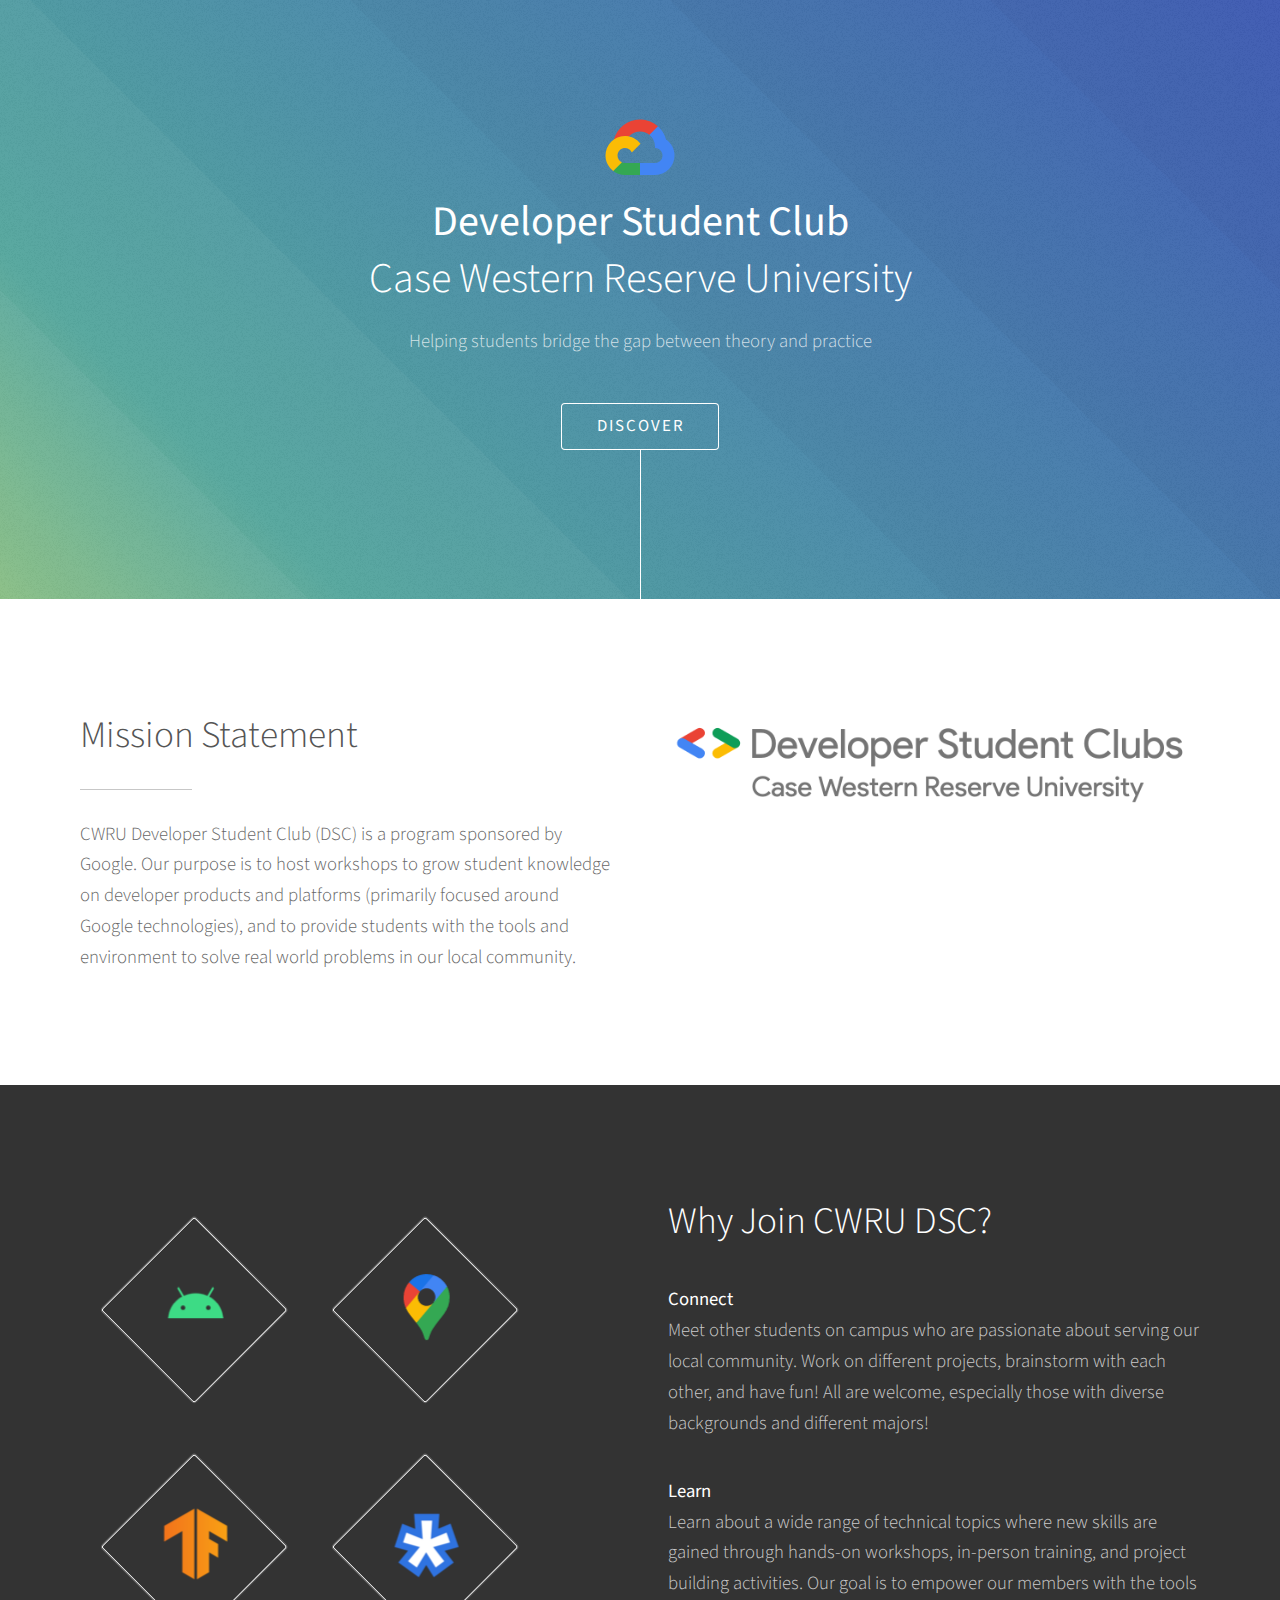
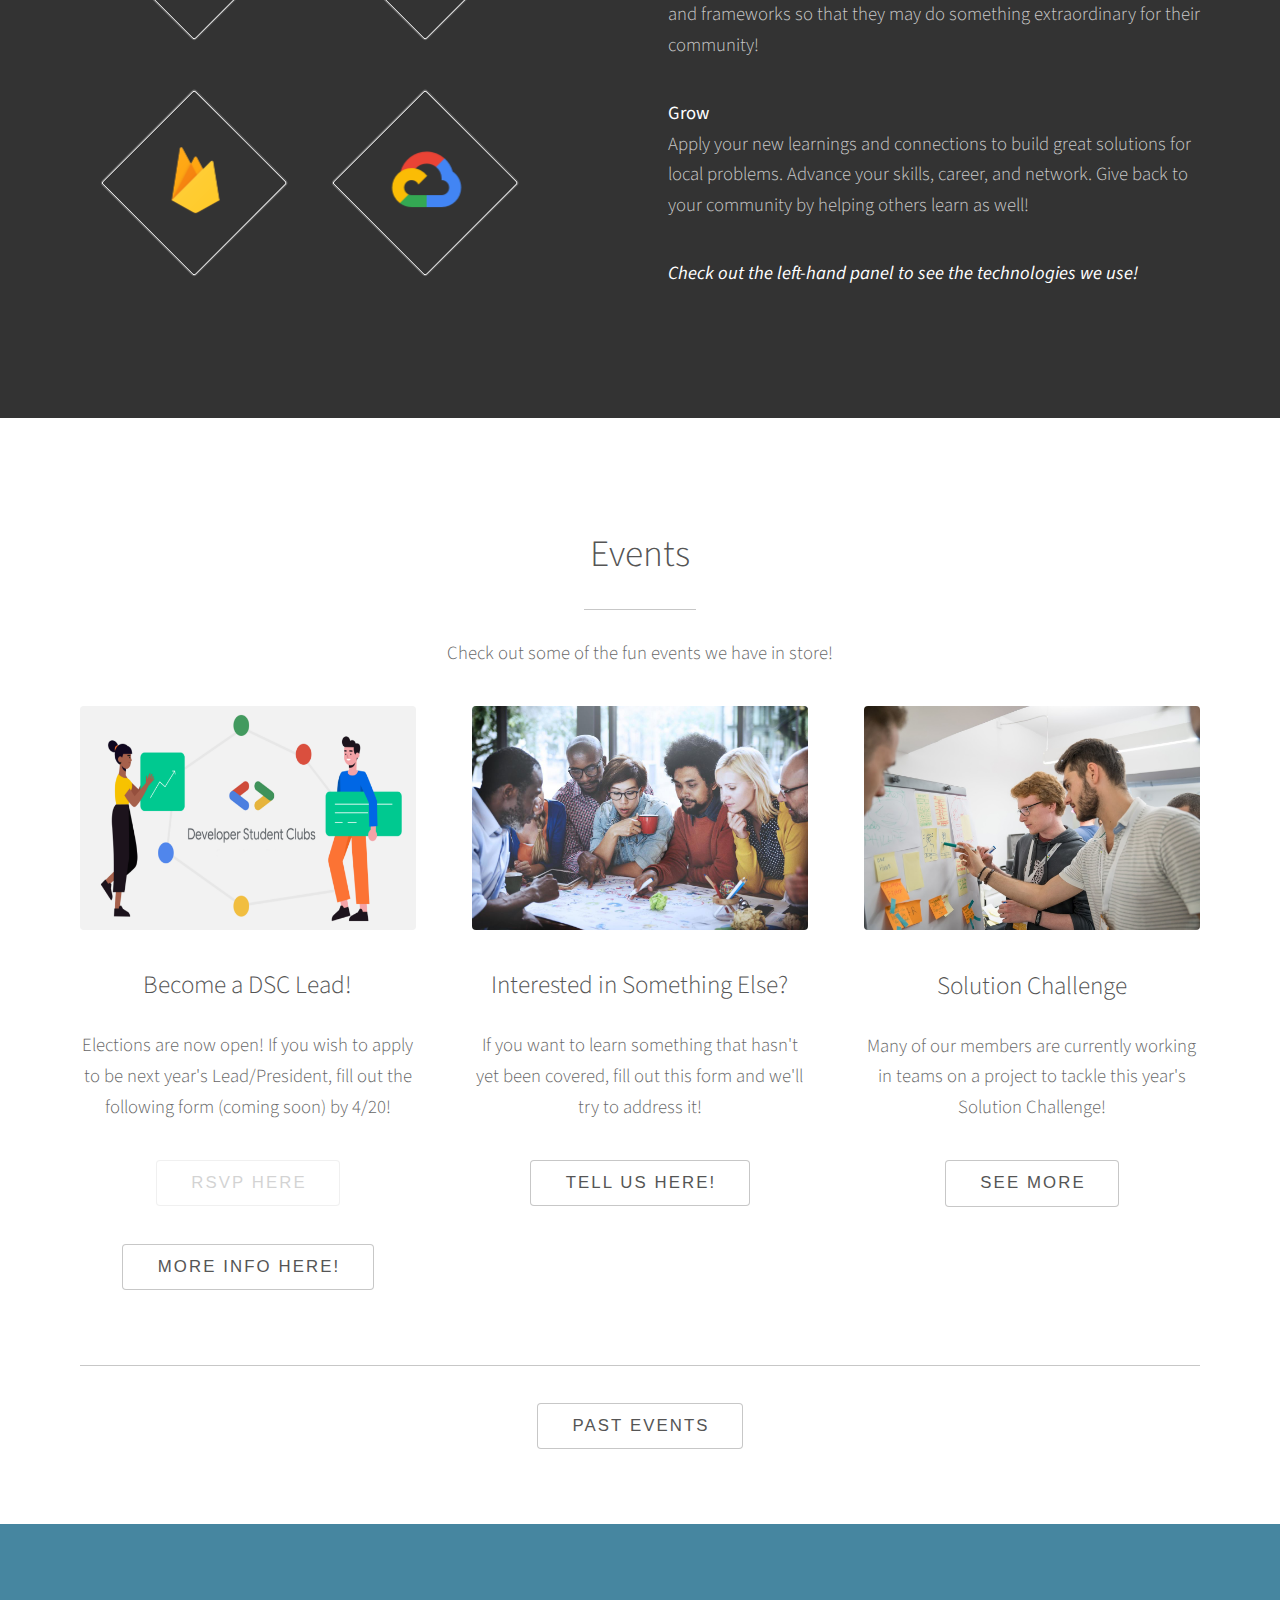
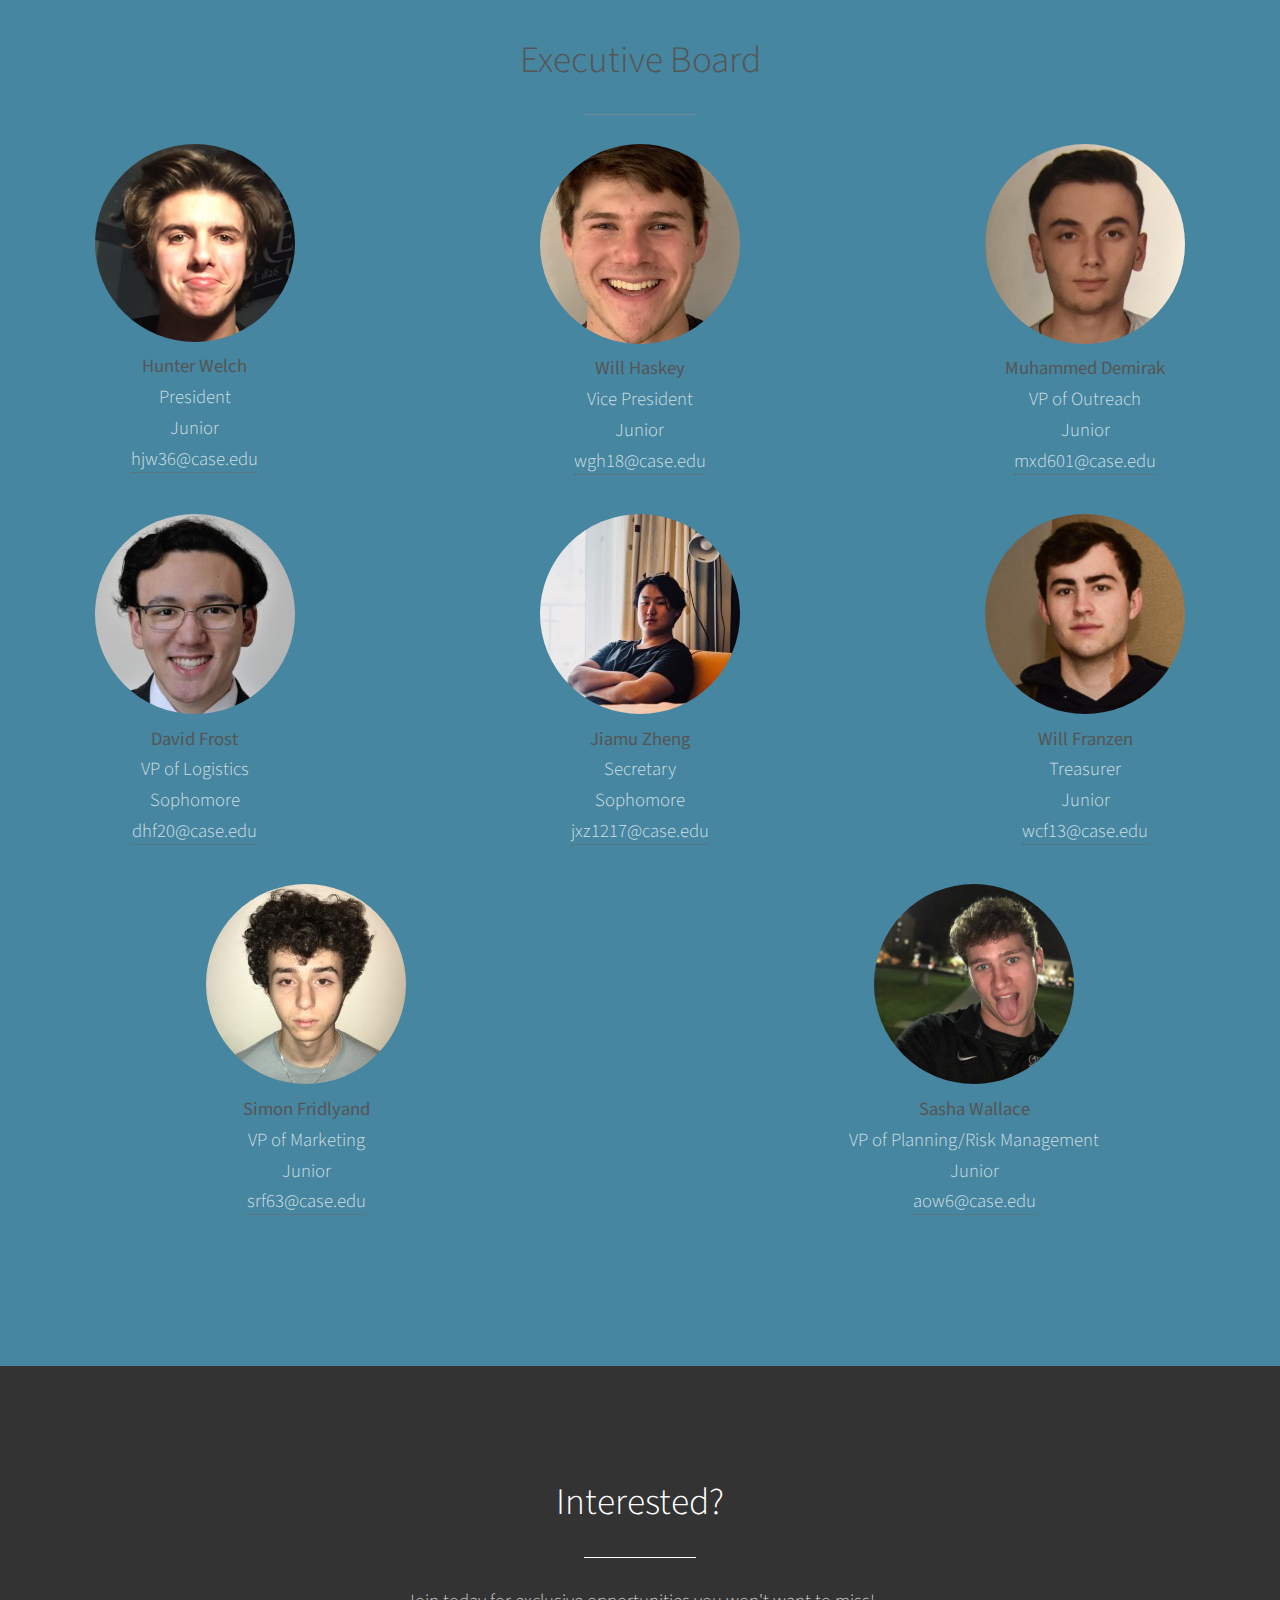
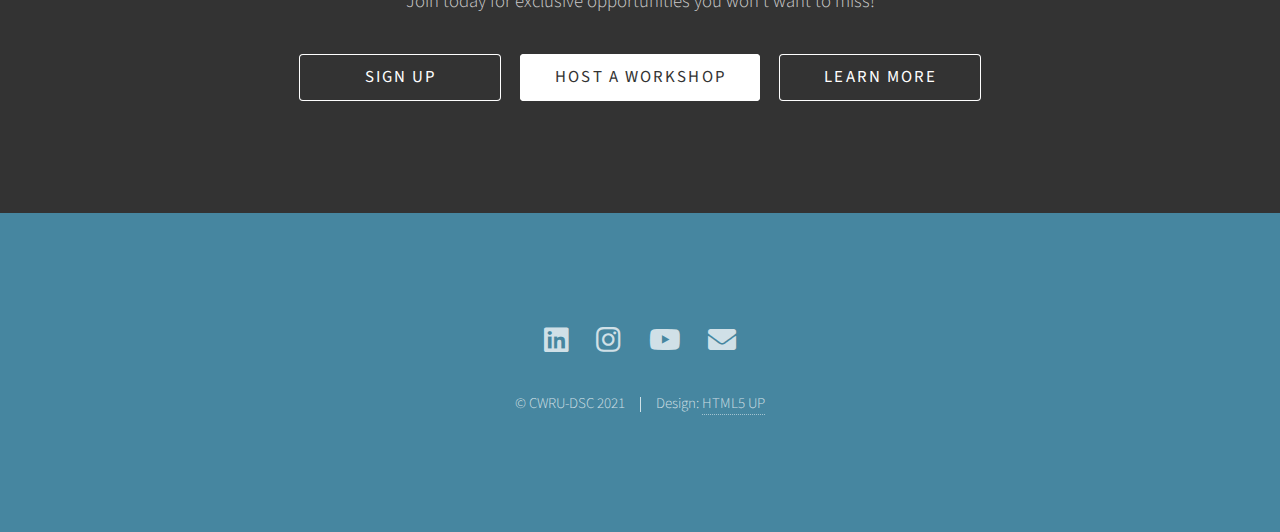
<file: index.html>
<!DOCTYPE HTML>
<!--
	Photon by HTML5 UP
	html5up.net | @ajlkn
	Free for personal and commercial use under the CCA 3.0 license (html5up.net/license)
-->
<html>
	<head>
		<link rel="icon" href="images/logogogoog.png">
		<title>CWRU Developer Student Club</title>
		<meta charset="utf-8" />
		<meta name="viewport" content="width=device-width, initial-scale=1, user-scalable=no" />
		<link rel="stylesheet" href="assets/css/main.css" />
		<noscript><link rel="stylesheet" href="assets/css/noscript.css" /></noscript>
		<icon></icon>

		<!-- Global site tag (gtag.js) - Google Analytics -->
		<script async src="https://www.googletagmanager.com/gtag/js?id=UA-179095847-1"></script>
		<script>
  			window.dataLayer = window.dataLayer || [];
 			function gtag(){dataLayer.push(arguments);}
 			 gtag('js', new Date());

 			 gtag('config', 'UA-179095847-1');
		</script>
	</head>
	<body class="is-preload">

		<!-- Header -->
			<section id="header">
				<div class="inner">
					<span><img src = "images/cloudHeader.png"></span>
					<h1><strong>Developer Student Club</strong><br />
					Case Western Reserve University</h1>
					<p>Helping students bridge the gap between theory and practice<br/></p>
					<ul class="actions special">
						<li><a href="#one" class="button scrolly">Discover</a></li>
					</ul>
				</div>
			</section>

		<!-- One -->
			<section id="one" class="main style1">
				<div class="container">
					<div class="row gtr-150">
						<div class="col-6 col-12-medium">
							<header class="major">
								<h2>Mission Statement</h2>
							</header>
							<p>CWRU Developer Student Club (DSC) is a program sponsored by Google. Our purpose is to host workshops to grow student
								knowledge on developer products and platforms (primarily focused around Google technologies), and to provide students
								with the tools and environment to solve real world problems in our local community.</p>
						</div>
						<div class="col-6 col-12-medium imp-medium">
							<span class="image fit"><img src="images/DSC Logo.png" alt="" /></span>
						</div>

					</div>
				</div>
			</section>

		<!-- Two -->
			<section id="two" class="main style2">
				<div class="container">
					<div class="row gtr-150">
						<div class="col-6 col-12-medium">
							<ul class="major-icons">
								<li><button onclick="showButton1()"><img src="images/android.png"></button></li>
								<li><button onclick="showButton2()"><img src="images/mapsLogo.png"></button></li>
								<li><button onclick="showButton3()"><img src="images/tensorflowLogo.png"></button></li>
								<li><button onclick="showButton4()"><img src="images/webLogo.png"></button></li>
								<li><button onclick="showButton5()"><img src="images/firebase.png"></button></li>
								<li><button onclick="showButton6()"><img src="images/cloudLogo.png"></button></li>
							</ul>

						</div>
						<div class="col-6 col-12-medium" id="popup">
							<header>
								<h2>Why Join CWRU DSC?<br/></h2>
							</header>
							<p><strong>Connect</strong> <br/> 
								Meet other students on campus who are passionate about serving our local community. 
								Work on different projects, brainstorm with each other, and have fun!
								All are welcome, especially those with diverse backgrounds and different majors!</p>
								
								
							<p><strong>Learn</strong> <br/>
								
								Learn about a wide range of technical topics where new skills are gained through hands-on workshops, in-person training, and project building activities.

								Our goal is to empower our members with the tools and frameworks so that they may do something extraordinary for their community! </p>
							<p><strong>Grow</strong> <br/>
								Apply your new learnings and connections to build great solutions for local problems. Advance your skills, career, and network. Give back to your community by helping others learn as well!

							</p>
							<p><strong><em>Check out the left-hand panel to see the technologies we use!</em></strong></p>
						</div>
						

						
						<div class="col-6 col-12-medium" id="popup1">
							<header class="popup1">
								<h2>Android<br/></h2>
							</header>
							<p>
								Android is a Linux-based operating system for mobile devices such as smartphones and tablets.
								Come up with innovative Android application ideas that can support local businesses, or just play
								around and make something fun!

							</p>
							<p>
								If you've used Android Studio before, then you know how easy it is to create a simple App! From creating a 
								menu for your favorite restuarant to making a checklist of groceries that are about to expire, the options are endless!

							</p>
							<a href="https://developer.android.com/" target="_blank">Click here to check out more!</a>
							<br/>
							<br/>
							<button onclick="back()">Back</button>
						</div>

						<div class="col-6 col-12-medium" id="popup2">
							<header class="popup2">
								<h2>Maps<br/></h2>
							</header>
							<p>Who hasn't relied on Google Maps before? According to Google analytics, 
								more than a <em>billion</em> people use Google Maps every month, and there are more
								than 5 million active apps and websites that use Google Maps core products every week!
							</p>

							<p>
								With the Google Maps Platform, you can build customized, agile experiences that bring the real world to your users with static and dynamic maps, Street View imagery, and 360° views.

								Create a project, learn about products, and pick the ones you need! 
							</p>
							<p>Track and analyze API usage, use spending trends to forecast future bills, or take new and creative approaches to using this powerful technology!
							</p>
							<a href="https://developers.google.com/maps/documentation" target="_blank">Click here to check out more!</a>
							<br/>
							<br/>
							<button onclick="back()">Back</button>
						</div>

						<div class="col-6 col-12-medium" id="popup3">
							<header class="popup3">
								<h2>Tensorflow<br/></h2>
							</header>
							<p>Ever been interested in AI? Well, despite what many may think, artificial intelligence and machine learning are not that hard to learn!</p>
								<p>Remember when you first touched a hot stove surface when you were younger and learned to never do it again?
								Well if you haven't, feel free to do that now so we're all on the same boat! Turns out, machines learn the same way - trial and error!
								</p>
								
								<p>As one of the world's best architecture for machine learning, Google's Tensorflow has made all sorts of novel accomplishments!
									Read more about Tensorflow <a href="https://www.tensorflow.org/" target="_blank">here</a>, or learn more about neural networks by playing around with one <a href="http://playground.tensorflow.org/" target="_blank">here</a>!
							
							</p>
							<button onclick="back()">Back</button>
						</div>
						<div class="col-6 col-12-medium" id="popup4">
							<header class="popup4">
								<h2>Web<br/></h2>
							</header>
							<p>Want to learn how to make awesome websites like this one? Check out Google Web Platform, a service
								that teaches you all the things you need to know to learn web development!
							</p>
							<p>
								Learn about different frameworks, tools, and languages to build yourself a personal website, or help out a 
								local business by building them a custom one!
							</p>

							<p>
								Stay active on the platform and you might be able to catch live demonstrations of these technologies. If you tune in to one of these sessions,
								make sure to stick around and ask real Google engineers whatever questions you have!
							</p>
							<a href="https://developers.google.com/web" target="_blank">Click here to check out more!</a>
							<br/>
							<br/>
							<button onclick="back()">Back</button>
						</div>
						<div class="col-6 col-12-medium" id="popup5">
							<header class="popup5">
								<h2>Firebase<br/></h2>
							</header>
							<p>Firebase is Google's mobile platform that helps you quickly develop high-quality apps and grow your business.
								With Firebase's giant libraries of extensions, you'll be able to build better apps, improve their quality, and grow your knowledge of app development altogether!
							</p>
							<p>
								If you've ever wanted to create a chat function in your app, test out new features on a smaller user base, or integrate your app on iOS, Android, and the Web, 
								<a href="https://firebase.google.com/" target="_blank">click here to check out Firebase</a>!
							</p>
							<br/>
							<br/>
							<button onclick="back()">Back</button>
						</div>
						<div class="col-6 col-12-medium" id="popup6">
							<header class="popup6">
								<h2>Cloud<br/></h2>
							</header>
							<p>Running your workloads remotely over the internet shouldn't cost you an arm and a leg.
								Thanks to Google Cloud, you're able to modernize your workloads on world-class infrastructure, protect your data with multilayered security, and drive decision-making with intelligent analytics, all provided by Google Cloud!
								Just think of all the people we'll be able to reach with this technology! 
							</p>
							<p>In addition, new customers get $300 to spend on Google Cloud Platform products during their free trial! So, what are you waiting for!</p>
							<a href="https://cloud.google.com/" target="_blank">Click here to check out more</a>!
							<br/>
							<br/>
							<button onclick="back()">Back</button>
						</div>
					</div>
				</div>
			</section>

		<!-- Three -->
			<section id="three" class="main style1 special">
				<div class="container">
					<a name="#events"></a>

					<header class="major">
						<a name="events">
							<h2>Events</h2>
						</a>
					</header>
					<p>Check out some of the fun events we have in store!</p>
					<div class="row gtr-150">
						<div class="col-4 col-12-medium">
							<span class="image fit"><img src="images/how-to-become-google-developer.png" alt="" /></span>
							<h3>Become a DSC Lead!</h3>
							<p>Elections are now open! If you wish to apply to be next year's Lead/President, fill out the following form (coming soon) by 4/20!
								
							</p>
							<ul class="actions special">
								<li><a href="https://dsc.community.dev/events/details/developer-student-clubs-case-western-reserve-university-presents-git-github-workshop/" style="border-bottom:none;" target="_blank"><button type="button" disabled = true>RSVP Here</button></a></li>
							</ul>
							<ul class="actions special">
								<li><a href="https://developers.google.com/community/dsc/leads" style="border-bottom:none;" target="_blank"><button type="button">More Info Here!</button></a></li>
							</ul>
						</div>
						<div class="col-4 col-12-medium">
							<span class="image fit"><img src="images/talkingBusiness.jpg" alt="" /></span>
							<h3> Interested in Something Else? </h3>
							<p> If you want to learn something that hasn't yet been covered, fill out this form and we'll try to address it!
							</p>
							<ul class="actions special">
								<li><a href="https://docs.google.com/forms/d/e/1FAIpQLSe85m-Ewk5QyK8i5Wx9JsastcddtOhL6hH9jtrgcTZPqDsT8Q/viewform?usp=sf_link" style="border-bottom:none;" target="_blank"><button type="button">Tell Us Here!</button></a></li> <!--Add a copy to clipboard zoom link option-->
							</ul>
						</div>
						<div class="col-4 col-12-medium">
							<span class="image fit"><img src="images/WorkingTogether.jpg" alt="" /></span>
							<h3>Solution Challenge</h3>
							<p>Many of our members are currently working in teams on a project to tackle this year's Solution Challenge!
							</p>
							<ul class="actions special">
								<li><a href="https://developers.google.com/community/dsc-solution-challenge" style="border-bottom:none;" target="_blank"><button type="button">See More</button></a></li>
							</ul>
						</div>
					</div>
					<hr/>
					<a href="/pastEvents" style="border-bottom:none;"><button type="button" >Past Events</button></a>
				</div>
			</section>
		

				
			<section id="roster" class="main style1 special">
				<div class="container">
					<header class="major">
						<h2>Executive Board</h2>
					</header>
				</div>

				
					<div class="row gtr-150">
						<div class="col-4 col-12-medium">
							<div class="card text-center" style="width: 16rem;">
								<img class="card-img-top" src="images/HunterPic.png" style="border-radius: 50%;">
								<div class="card-body">
									<p class="card-text">
										<strong>Hunter Welch</strong> <br/>
										President <br/>
										Junior <br/>
										<a href="mailto:hjw36@case.edu">hjw36@case.edu</a>
									</p>
								</div>	
							</div>
						</div>

						<div class="col-4 col-12-medium">
							<div class="card text-center" style="width: 16rem;">
								<img class="card-img-top" src="images/WillHaskey.jpg" style="border-radius: 50%;">
								<div class="card-body">
									<p class="card-text">
										<strong>Will Haskey</strong> <br/>
										Vice President <br/>
										Junior <br/>
										<a href="mailto:wgh18@case.edu">wgh18@case.edu</a>
									</p>
								</div>
							</div>
						</div>

						<div class="col-4 col-12-medium">
							<div class="card text-center" style="width: 16rem;">
								<img class="card-img-top" src="images/MuhammedDemirak.jpg" style="border-radius: 50%;">
								<div class="card-body">
									<p class="card-text">
										<strong>Muhammed Demirak</strong> <br/>
										VP of Outreach <br/>
										Junior <br/>
										<a href="mailto:mxd601@case.edu">mxd601@case.edu</a>
									</p>
								</div>
							</div>
						</div>

						<div class="col-4 col-12-medium">
							<div class="card text-center" style="width: 16rem;">
								<img class="card-img-top" src="images/DavidFrost.jpg" style="border-radius: 50%;">
								<div class="card-body">
									<p class="card-text">
										<strong>David Frost</strong> <br/>
										VP of Logistics <br/>
										Sophomore <br/>
										<a href="mailto:dhf20@case.edu">dhf20@case.edu</a>
									</p>
								</div>	
							</div>
						</div>

						<div class="col-4 col-12-medium">
							<div class="card text-center" style="width: 16rem;">
								<img class="card-img-top" src="images/JiamuZheng.jpg" style="border-radius: 50%;">
								<div class="card-body">
									<p class="card-text">
										<strong>Jiamu Zheng</strong> <br/>
										Secretary<br/>
										Sophomore <br/>
										<a href="mailto:jxz1217@case.edu">jxz1217@case.edu</a>
									</p>
								</div>	
							</div>
						</div>

						<div class="col-4 col-12-medium">
							<div class="card text-center" style="width: 16rem;">
								<img class="card-img-top" src="images/WillFranzen.png" style="border-radius: 50%;">
								<div class="card-body">
									<p class="card-text">
										<strong>Will Franzen</strong> <br/>
										Treasurer <br/>
										Junior <br/>
										<a href="mailto:wcf13@case.edu">wcf13@case.edu</a>
									</p>
								</div>	
							</div>
						</div>

						<div class="col-6 col-12-medium">
							<div class="card text-center" style="width: 16rem;">
								<img class="card-img-top" src="images/SimonFridlyand.jpg" style="border-radius: 50%;">
								<div class="card-body">
									<p class="card-text">
										<strong>Simon Fridlyand</strong> <br/>
										VP of Marketing <br/>
										Junior <br/>
										<a href="mailto:srf63@case.edu">srf63@case.edu</a>
									</p>
								</div>	
							</div>
						</div>

						<div class="col-6 col-12-medium">
							<div class="card text-center" style="width: 16rem;">
								<img class="card-img-top" src="images/SashaWallace.png" style="border-radius: 50%;">
								<div class="card-body">
									<p class="card-text">
										<strong>Sasha Wallace</strong> <br/>
										VP of Planning/Risk Management <br/>
										Junior <br/>
										<a href="mailto:aow6@case.edu">aow6@case.edu</a>
									</p>
								</div>	
							</div>
						</div>
					</div>
				</div>
			</section>


		<!-- Four -->
		<section id="four" class="main style2 special">
			<div class="container">
				<header class="major">
					<h2>Interested?</h2>
				</header>
				<p>Join today for exclusive opportunities you won't want to miss!</p>
				<ul class="actions special">
					<li><a href="https://community.case.edu/DSC/club_signup" class="button wide ">Sign Up</a></li>
					<li><a href="https://forms.gle/HRN9y77mHwa3SUFX8" target="_blank" class="button wide primary">Host a Workshop</a></li>
					<li><a href="https://developers.google.com/community/dsc" target="_blank" class="button wide ">Learn More</a></li>
				</ul>
			</div>
		</section>

		<!-- Footer -->
			<section id="footer">
				<ul class="icons">
					<li><a href="https://www.linkedin.com/company/developerstudentclubs/" target="_blank" class="icon brands alt fa-linkedin"><span class="label">LinkedIn</span></a></li>
					<li><a href="https://www.instagram.com/cwru_dsc/" target="_blank" class="icon brands alt fa-instagram"><span class="label">Instagram</span></a></li>
					<li><a href="https://www.youtube.com/channel/UCjs_WDp4K3tSATmGBx41iBg" target="_blank" class="icon brands fab fa-youtube"><span class="label">YouTube</span></a></li>
					<li><a href="mailto:hjw36@case.edu" target="_blank" class="icon solid alt fa-envelope"><span class="label">Email</span></a></li>
				</ul>
				<ul class="copyright">
					<li>&copy; CWRU-DSC 2021</li><li>Design: <a href="http://html5up.net">HTML5 UP</a></li>
				</ul>
			</section>
			
		<!-- Scripts -->
			<script src="assets/js/jquery.min.js"></script>
			<script src="assets/js/jquery.scrolly.min.js"></script>
			<script src="assets/js/browser.min.js"></script>
			<script src="assets/js/breakpoints.min.js"></script>
			<script src="assets/js/util.js"></script>
			<script src="assets/js/main.js"></script>

			<script>
				var b0 = document.getElementById("popup");
				var b1 = document.getElementById("popup1");
				var b2 = document.getElementById("popup2");
				var b3 = document.getElementById("popup3");
				var b4 = document.getElementById("popup4");
				var b5 = document.getElementById("popup5");
				var b6 = document.getElementById("popup6");

				function showButton1() {
					b0.style.display="none";
					b2.style.display="none";
					b3.style.display="none";
					b4.style.display="none";
					b5.style.display="none";
					b6.style.display="none";
					b1.style.display="block";
				}

				function showButton2() {
					b0.style.display="none";
					b1.style.display="none";
					b3.style.display="none";
					b4.style.display="none";
					b5.style.display="none";
					b6.style.display="none";
					b2.style.display="block";
				}

				function showButton3() {
					b0.style.display="none";
					b2.style.display="none";
					b1.style.display="none";
					b4.style.display="none";
					b5.style.display="none";
					b6.style.display="none";
					b3.style.display="block";
				}

				function showButton4() {
					b0.style.display="none";
					b2.style.display="none";
					b3.style.display="none";
					b1.style.display="none";
					b5.style.display="none";
					b6.style.display="none";
					b4.style.display="block";
				}

				function showButton5() {
					b0.style.display="none";
					b2.style.display="none";
					b3.style.display="none";
					b4.style.display="none";
					b1.style.display="none";
					b6.style.display="none";
					b5.style.display="block";
				}

				function showButton6() {
					b0.style.display="none";
					b2.style.display="none";
					b3.style.display="none";
					b4.style.display="none";
					b1.style.display="none";
					b5.style.display="none";
					b6.style.display="block";
				}

				function back() {
					b6.style.display="none";
					b2.style.display="none";
					b3.style.display="none";
					b4.style.display="none";
					b1.style.display="none";
					b5.style.display="none";
					b0.style.display="block";
				}

			</script>

	</body>
</html>
</file>
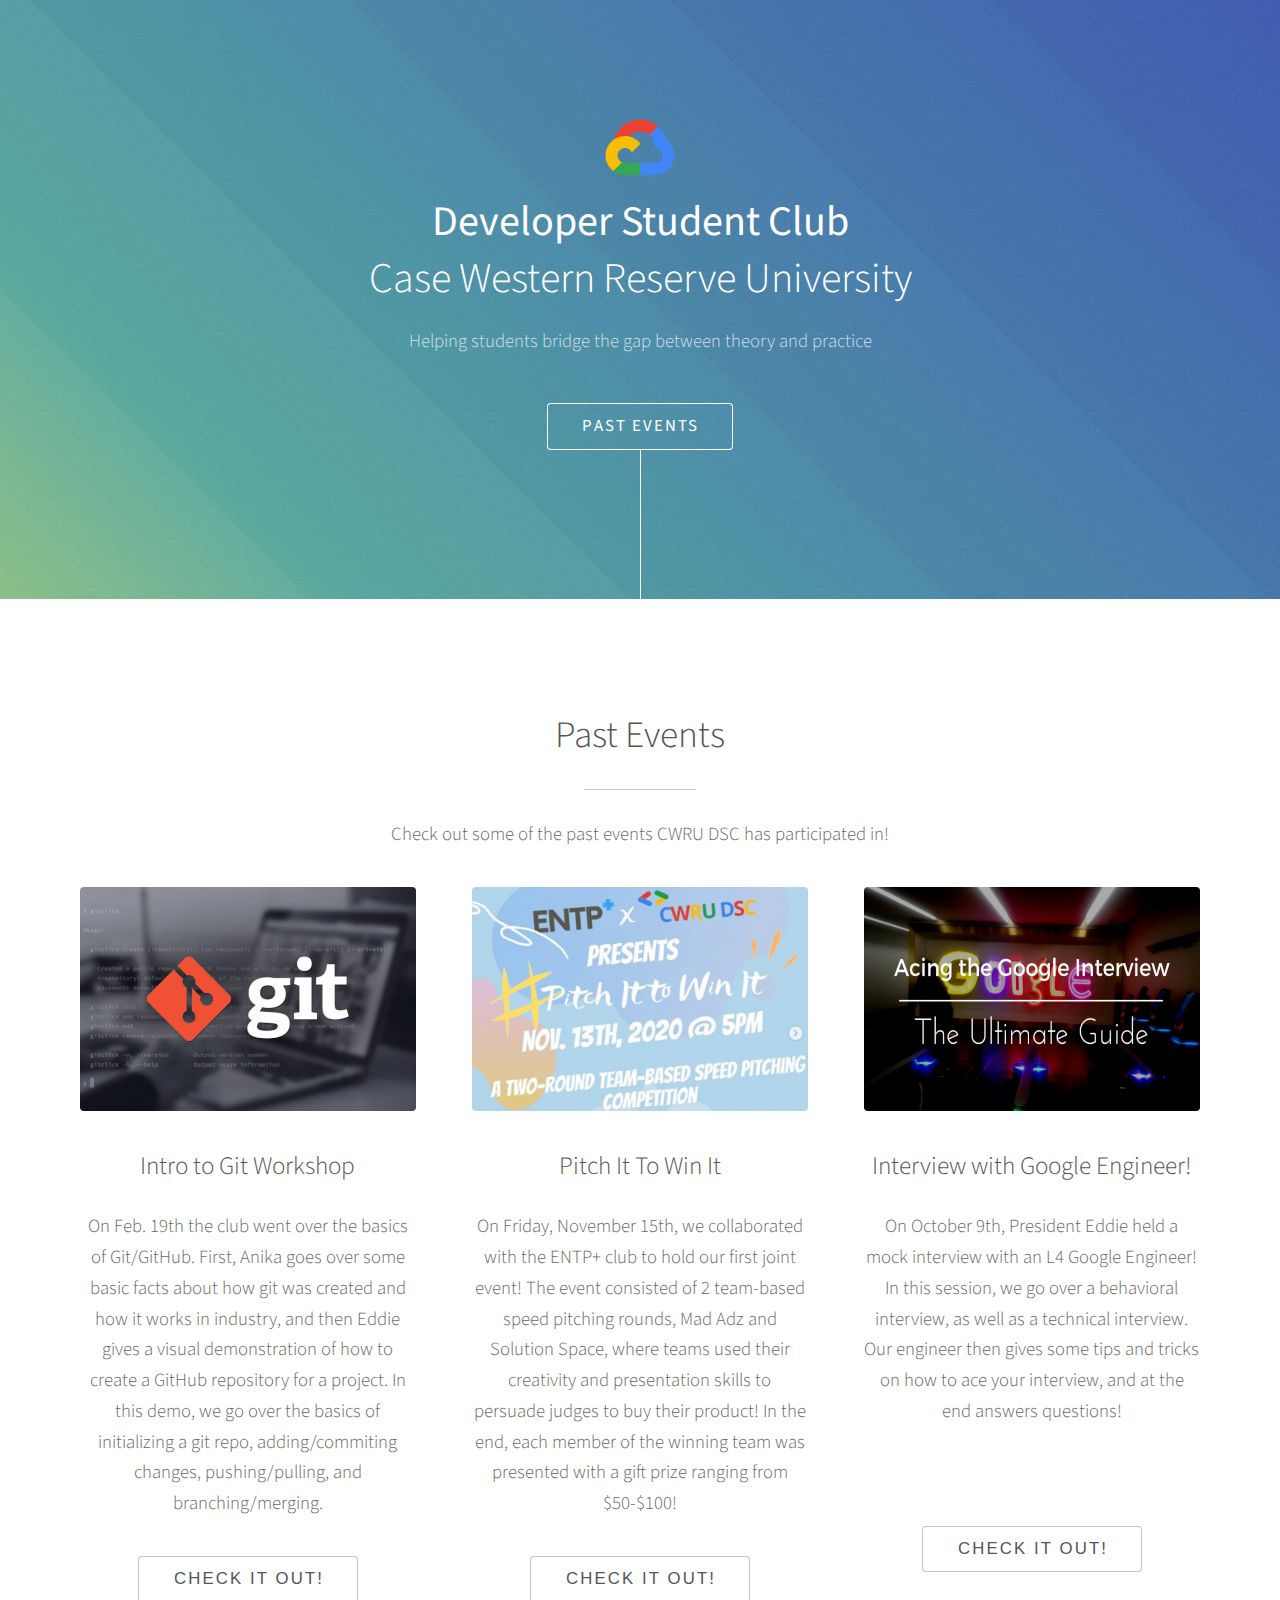
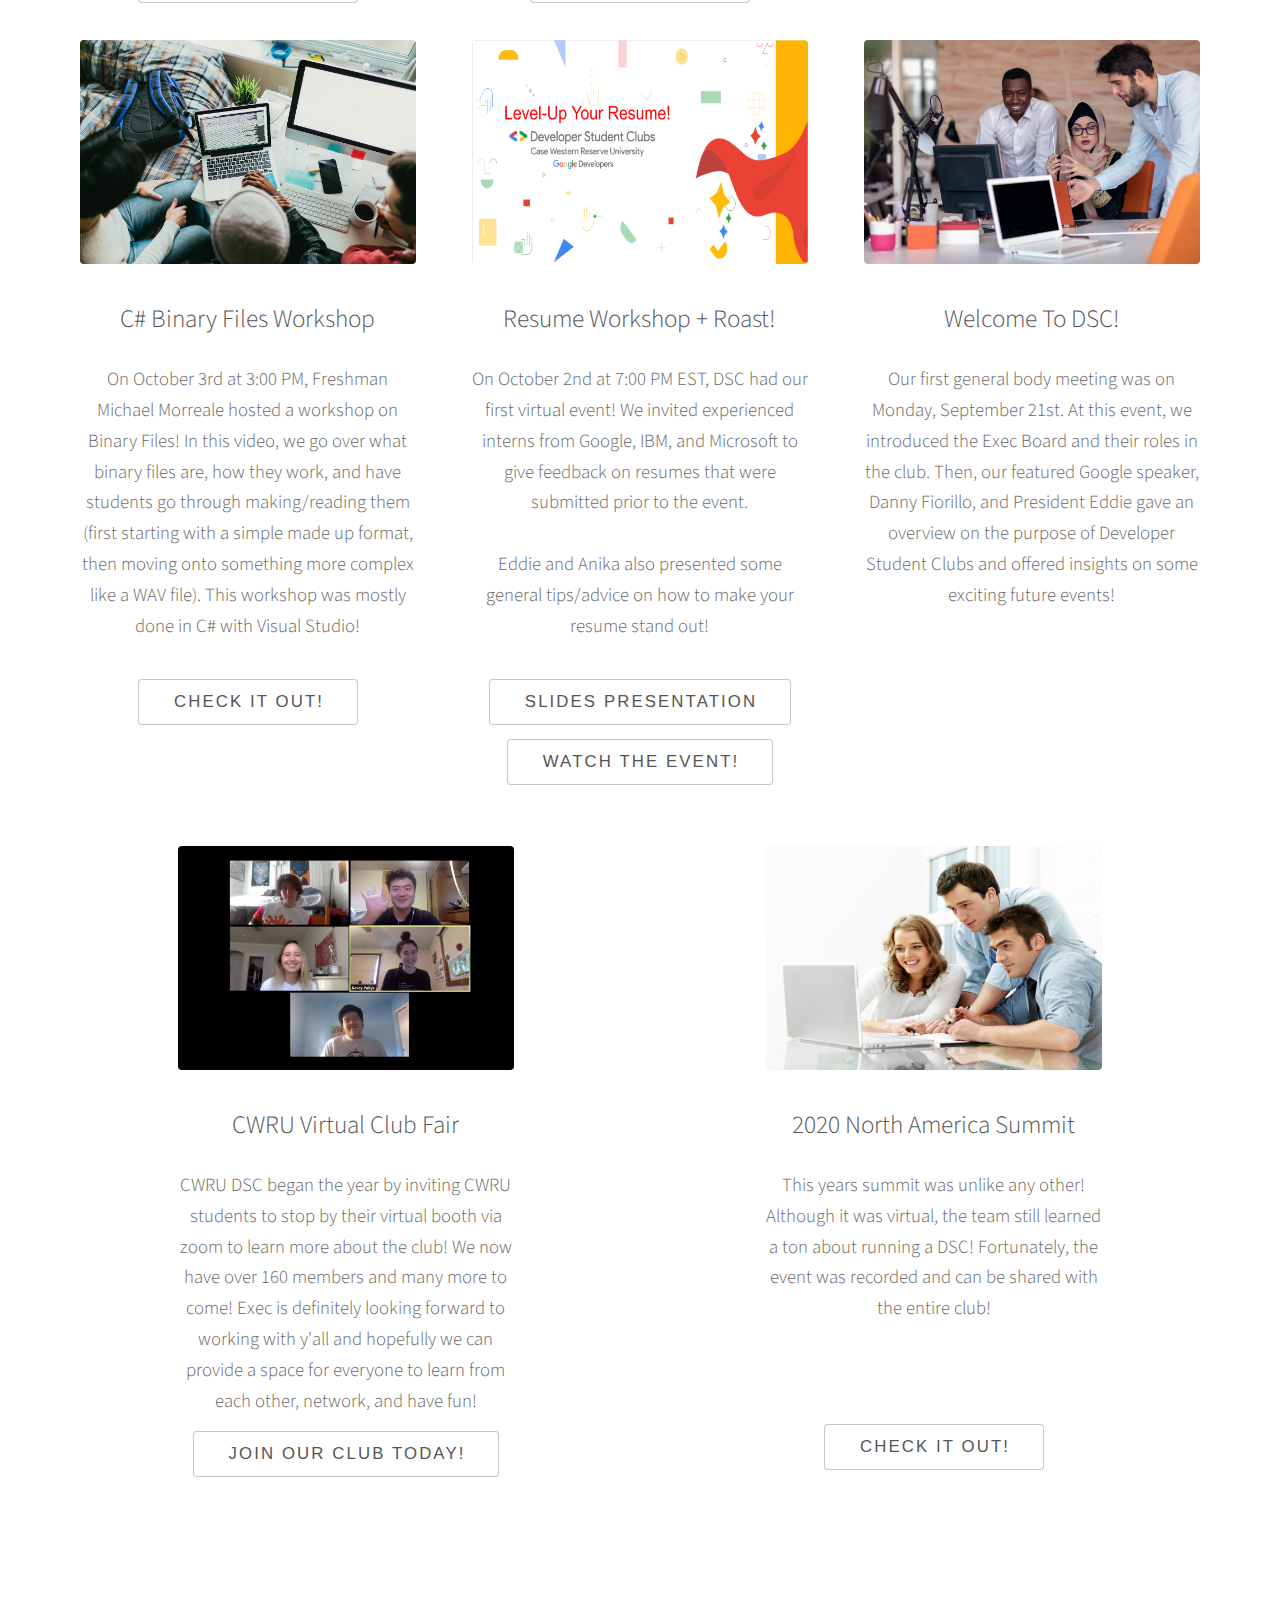
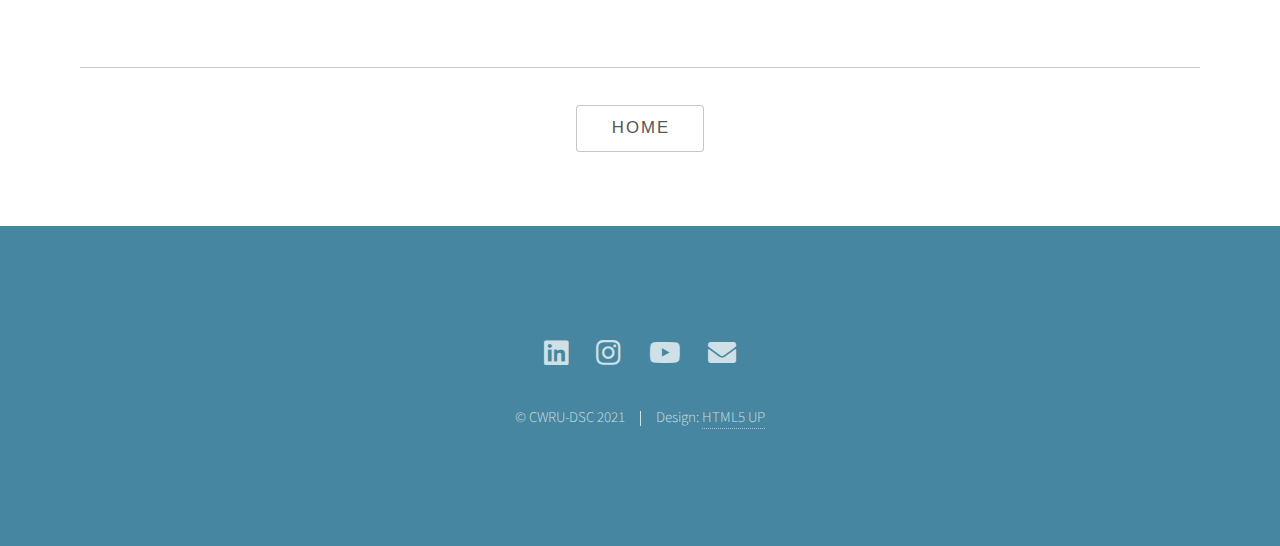
<file: pastEvents/index.html>
<!DOCTYPE HTML>
<!--
	Photon by HTML5 UP
	html5up.net | @ajlkn
	Free for personal and commercial use under the CCA 3.0 license (html5up.net/license)
-->
<html>
	<head>
		<link rel="icon" href="/images/logogogoog.png">
		<title>CWRU Developer Student Club</title>
		<meta charset="utf-8" />
		<meta name="viewport" content="width=device-width, initial-scale=1, user-scalable=no" />
		<link rel="stylesheet" href="/assets/css/main.css" />
		<noscript><link rel="stylesheet" href="/assets/css/noscript.css" /></noscript>
		<icon></icon>

	<!-- Global site tag (gtag.js) - Google Analytics -->
	<script async src="https://www.googletagmanager.com/gtag/js?id=UA-179095847-1"></script>
	<script>
  		window.dataLayer = window.dataLayer || [];
 		function gtag(){dataLayer.push(arguments);}
 		 gtag('js', new Date());

 		 gtag('config', 'UA-179095847-1');
	</script>

	</head>
	<body class="is-preload">

		<!-- Header -->
			<section id="header">
				<div class="inner">
					<span><img src = "/images/cloudHeader.png"></span>
					<h1><strong>Developer Student Club</strong><br />
					Case Western Reserve University</h1>
					<p>Helping students bridge the gap between theory and practice<br/></p>
					<ul class="actions special">
						<li><a href="#three" class="button scrolly">Past Events</a></li>
					</ul>
				</div>
			</section>

		<!-- Three -->
			<section id="three" class="main style1 special">
				<div class="container">
					<a name="#events"></a>

					<header class="major">
						<a name="events">
							<h2>Past Events</h2>
						</a>
					</header>
					<p>Check out some of the past events CWRU DSC has participated in!</p>
					<div class="row gtr-150">
						<div class="col-4 col-12-medium">
							<span class="image fit"><img src="../images/gitpic.jpg" alt="" /></span>
							<h3> Intro to Git Workshop </h3>
							<p>On Feb. 19th the club went over the basics of 
								Git/GitHub. First, Anika goes over some basic facts about how git was 
								created and how it works in industry, and then Eddie gives a visual demonstration of how to create a GitHub repository for a project.
								In this demo, we go over the basics of initializing a git repo, adding/commiting changes, pushing/pulling, and branching/merging.
								
							</p>
							<ul class="actions special">
								<li><a href="https://www.youtube.com/watch?v=iXFYt5I9quE&t=6s" style="border-bottom:none;"><button type="button">Check it Out!</button></a></li> <!--Add a copy to clipboard zoom link option-->
							</ul>
						</div>
						<div class="col-4 col-12-medium">
							<span class="image fit"><img src="../images/PitchToWin.png" alt="" /></span>
							<h3> Pitch It To Win It </h3>
							<p>On Friday, November 15th, we collaborated with the ENTP+ club to hold our first joint event!
								The event consisted of 2 team-based speed pitching rounds, Mad Adz and Solution Space, where teams used their creativity and presentation skills to persuade judges to buy their product! 
							 	In the end, each member of the winning team was presented with a gift prize ranging from $50-$100!
							</p>
							<ul class="actions special">
								<li><a href="https://www.youtube.com/watch?v=swDkAIs6TUI" style="border-bottom:none;"><button type="button">Check it Out!</button></a></li> <!--Add a copy to clipboard zoom link option-->
							</ul>
						</div>
						<div class="col-4 col-12-medium">
							<span class="image fit"><img src="/images/GoogleInterviewBanner.png" alt="" /></span>
							<h3>Interview with Google Engineer!</h3>
							<p>
								On October 9th, President Eddie held a mock interview with an L4 Google Engineer! In this session, we go over 
								a behavioral interview, as well as a technical interview. Our engineer then gives some tips and tricks on how to ace your interview,
								and at the end answers questions!
								<br/>
								<br/>
								<br/>


							</p>
							<ul class="actions special">
								<li><a href="https://youtu.be/9emFZMh7CDA" style="border-bottom:none;"><button type="button">Check it out!</button></a></li>
							</ul>
						</div>
						<div class="col-4 col-12-medium">
							<span class="image fit"><img src="/images/Working together.jpg" alt="" /></span>
							<h3>C# Binary Files Workshop</h3>
							<p>
								On October 3rd at 3:00 PM, Freshman Michael Morreale hosted a workshop on Binary Files!
								In this video, we go over what binary files are, how they work, and have students go through making/reading them (first starting with a simple made up format, then moving onto something more complex like a WAV file). 
								This workshop was mostly done in C# with Visual Studio!

							</p>
							<ul class="actions special">
								<li><a href="https://www.youtube.com/watch?v=aLFMI5EnAX4" style="border-bottom:none;"><button type="button">Check it Out!</button></a></li>
							</ul>
						</div>
						<div class="col-4 col-12-medium">
							<span class="image fit"><img src="/images/ResizedResume.png" alt="" /></span>
							<h3>Resume Workshop + Roast!</h3>
							<p>On October 2nd at 7:00 PM EST, DSC had our first virtual event! We invited experienced interns from Google, IBM, and Microsoft to give feedback
								on resumes that were submitted prior to the event. </br><br/>Eddie and Anika also presented some general tips/advice on how to make your resume stand out!
							</p>
							<ul class="actions special">
								<li><a href="https://docs.google.com/presentation/d/14JuAYpnb-QWGWF_KPOLAlXB3w3gVvBA-2s6Q8uwBcAo/edit#slide=id.g923bdbc78d_0_0" target="_blank" style="border-bottom:none;"><button type="button" >Slides Presentation</button></a></li> 
							</ul>
							<ul class="actions special">
								<li><a href="https://www.youtube.com/watch?v=tgt2ziQD9Lc&t=1481s" target="_blank" style="border-bottom:none;"><button type="button"  style="position: relative; top: -50%;">Watch the Event!</button></a></li> 
							</ul>
						</div>
						<div class="col-4 col-12-medium">
							<span class="image fit"><img src="/images/sexyphoto.jpg" alt="" /></span>
							<h3>Welcome To DSC!</h3>
							<p>Our first general body meeting was on Monday, September 21st. At this event, we introduced the Exec Board and their roles in the club. 
								Then, our featured Google speaker, Danny Fiorillo,
								and President Eddie gave an overview on the purpose of Developer Student Clubs and offered insights on some exciting future events! 
							</p>
						</div>
						<div class = "col-1 col-12-medium"></div>
						<div class="col-4 col-12-medium">
							<span class="image fit"><img src="/images/ExecBoard.png" alt="" /></span>
							<h3>CWRU Virtual Club Fair</h3>
							<p>CWRU DSC began the year by inviting CWRU students to stop by their virtual booth via zoom to learn
								more about the club! We now have over 160 members and many more to come! Exec is definitely looking forward
								to working with y'all and hopefully we can provide a space for everyone to learn from each other, network, and have fun!
								<br/><br/><br/><br/>
							</p>
							<ul class="actions special">
								
								<li><a href="https://community.case.edu/DSC/club_signup" target="_blank" style="border-bottom:none;"><button type="button"  style="position: relative; top: -250%;">Join Our Club Today!</button></a></li> 
							</ul>
							
						</div>
						<div class = "col-2 col-12-medium"></div>
						<div class="col-4 col-12-medium">
							<span class="image fit"><img src="/images/onlineMeeting.jpg" alt="" /></span>
							<h3>2020 North America Summit</h3>
							<p>This years summit was unlike any other! Although it was virtual, the team still learned a ton about
								running a DSC! Fortunately, the event was recorded and can be shared with the entire club! 
								<br/>
							</p>
							<ul class="actions special">
								<li><a href="https://www.youtube.com/playlist?list=PLOU2XLYxmsIIra6qDjAHl63jlWbq5me8i" style="border-bottom:none; position:relative; top: 136%;"><button type="button">Check it out!</button></a></li>
							</ul>
						</div>
						<div class = "col-1 col-12-medium"></div>
					</div>
					<hr/>
					<a href="/" style="border-bottom:none;"><button type="button">Home</button></a>
				</div>
			</section>
		
		<!-- Footer -->
			<section id="footer">
				<ul class="icons">
					<li><a href="https://www.linkedin.com/company/developerstudentclubs/" target="_blank" class="icon brands alt fa-linkedin"><span class="label">LinkedIn</span></a></li>
					<li><a href="https://www.instagram.com/cwru_dsc/" target="_blank" class="icon brands alt fa-instagram"><span class="label">Instagram</span></a></li>
					<li><a href="https://www.youtube.com/channel/UCjs_WDp4K3tSATmGBx41iBg" target="_blank" class="icon brands fab fa-youtube"><span class="label">YouTube</span></a></li>
					<li><a href="mailto:erx@case.edu" target="_blank" class="icon solid alt fa-envelope"><span class="label">Email</span></a></li>
				</ul>
				<ul class="copyright">
					<li>&copy; CWRU-DSC 2021</li><li>Design: <a href="/http://html5up.net">HTML5 UP</a></li>
				</ul>
			</section>
			
		<!-- Scripts -->
			<script src="/assets/js/jquery.min.js"></script>
			<script src="/assets/js/jquery.scrolly.min.js"></script>
			<script src="/assets/js/browser.min.js"></script>
			<script src="/assets/js/breakpoints.min.js"></script>
			<script src="/assets/js/util.js"></script>
			<script src="/assets/js/main.js"></script>
	</body>
</html>
</file>
<file: assets/css/noscript.css>
/*
	Photon by HTML5 UP
	html5up.net | @ajlkn
	Free for personal and commercial use under the CCA 3.0 license (html5up.net/license)
*/

/* Header */

	body.is-preload #header .inner {
		-moz-transform: none;
		-webkit-transform: none;
		-ms-transform: none;
		transform: none;
		opacity: 1;
	}

		body.is-preload #header .inner .actions {
			-moz-transform: none;
			-webkit-transform: none;
			-ms-transform: none;
			transform: none;
			opacity: 1;
		}

	body.is-preload #header:after {
		opacity: 0;
	}
</file>
<file: assets/css/main.css>
@import url("fontawesome-all.min.css");
@import url("https://fonts.googleapis.com/css?family=Source+Sans+Pro:300,300italic,400,400italic");

/*
	Photon by HTML5 UP
	html5up.net | @ajlkn
	Free for personal and commercial use under the CCA 3.0 license (html5up.net/license)
*/

html, body, div, span, applet, object,
iframe, h1, h2, h3, h4, h5, h6, p, blockquote,
pre, a, abbr, acronym, address, big, cite,
code, del, dfn, em, img, ins, kbd, q, s, samp,
small, strike, strong, sub, sup, tt, var, b,
u, i, center, dl, dt, dd, ol, ul, li, fieldset,
form, label, legend, table, caption, tbody,
tfoot, thead, tr, th, td, article, aside,
canvas, details, embed, figure, figcaption,
footer, header, hgroup, menu, nav, output, ruby,
section, summary, time, mark, audio, video {
	margin: 0;
	padding: 0;
	border: 0;
	font-size: 100%;
	font: inherit;
	vertical-align: baseline;}

article, aside, details, figcaption, figure,
footer, header, hgroup, menu, nav, section {
	display: block;}

body {
	line-height: 1;
}

ol, ul {
	list-style: none;
}

blockquote, q {
	quotes: none;
}

	blockquote:before, blockquote:after, q:before, q:after {
		content: '';
		content: none;
	}

table {
	border-collapse: collapse;
	border-spacing: 0;
}

body {
	-webkit-text-size-adjust: none;
}

mark {
	background-color: transparent;
	color: inherit;
}

input::-moz-focus-inner {
	border: 0;
	padding: 0;
}

input, select, textarea {
	-moz-appearance: none;
	-webkit-appearance: none;
	-ms-appearance: none;
	appearance: none;
}

/* Basic */

	#popup1 {
		display:none;
	}
	#popup2 {
		display:none;
	}
	#popup3 {
		display:none;
	}
	#popup4 {
		display:none;
	}
	#popup5 {
		display:none;
	}
	#popup6 {
		display:none;
	}

	.inactiveLink {
		pointer-events: none;
		cursor: default;
	 }

	html {
		box-sizing: border-box;
	}

	*, *:before, *:after {
		box-sizing: inherit;
	}

	body {
		background: #fff;
	}

		body.is-preload *, body.is-preload *:before, body.is-preload *:after {
			-moz-animation: none !important;
			-webkit-animation: none !important;
			-ms-animation: none !important;
			animation: none !important;
			-moz-transition: none !important;
			-webkit-transition: none !important;
			-ms-transition: none !important;
			transition: none !important;
		}

	body, input, select, textarea {
		color: #666;
		font-family: "Source Sans Pro", Helvetica, sans-serif;
		font-size: 16pt;
		font-weight: 300;
		line-height: 1.65em;
	}

	a {
		-moz-transition: color 0.2s ease-in-out, border-color 0.2s ease-in-out;
		-webkit-transition: color 0.2s ease-in-out, border-color 0.2s ease-in-out;
		-ms-transition: color 0.2s ease-in-out, border-color 0.2s ease-in-out;
		transition: color 0.2s ease-in-out, border-color 0.2s ease-in-out;
		border-bottom: dotted 1px #666;
		color: inherit;
		text-decoration: none;
	}

		a:hover {
			border-bottom-color: transparent !important;
			color: #6bd4c8;
		}

	strong, b {
		color: #555;
		font-weight: 400;
	}

	em, i {
		font-style: italic;
	}

	p {
		margin: 0 0 2em 0;
	}

	h1, h2, h3, h4, h5, h6 {
		color: #555;
		line-height: 1em;
		margin: 0 0 1em 0;
	}

		h1 a, h2 a, h3 a, h4 a, h5 a, h6 a {
			color: inherit;
			text-decoration: none;
		}

	h1 {
		font-size: 2.25em;
		line-height: 1.35em;
	}

	h2 {
		font-size: 2em;
		line-height: 1.35em;
	}

	h3 {
		font-size: 1.35em;
		line-height: 1.5em;
	}

	h4 {
		font-size: 1.25em;
		line-height: 1.5em;
	}

	h5 {
		font-size: 0.9em;
		line-height: 1.5em;
	}

	h6 {
		font-size: 0.7em;
		line-height: 1.5em;
	}

	sub {
		font-size: 0.8em;
		position: relative;
		top: 0.5em;
	}

	sup {
		font-size: 0.8em;
		position: relative;
		top: -0.5em;
	}

	hr {
		border: 0;
		border-bottom: solid 1px rgba(144, 144, 144, 0.5);
		margin: 2em 0;
	}

		hr.major {
			margin: 3em 0;
		}

	blockquote {
		border-left: solid 4px rgba(144, 144, 144, 0.5);
		font-style: italic;
		margin: 0 0 2em 0;
		padding: 0.5em 0 0.5em 2em;
	}

	code {
		background: rgba(144, 144, 144, 0.075);
		border-radius: 4px;
		border: solid 1px rgba(144, 144, 144, 0.5);
		font-family: "Courier New", monospace;
		font-size: 0.9em;
		margin: 0 0.25em;
		padding: 0.25em 0.65em;
	}

	pre {
		-webkit-overflow-scrolling: touch;
		font-family: "Courier New", monospace;
		font-size: 0.9em;
		margin: 0 0 2em 0;
	}

		pre code {
			display: block;
			line-height: 1.75em;
			padding: 1em 1.5em;
			overflow-x: auto;
		}

	.align-left {
		text-align: left;
	}

	.align-center {
		text-align: center;
	}

	.align-right {
		text-align: right;
	}

	.col-md-4 {
		position: relative;
		left: 30px;
	}
	.card {	  
		border: none;
		margin: auto;
		float: none;
		margin-bottom: 10px;
	  }

/* Container */

	.container {
		margin: 0 auto;
		max-width: calc(100% - 4em);
		width: 60em;
	}

		.container.xsmall {
			width: 15em;
		}

		.container.small {
			width: 30em;
		}

		.container.medium {
			width: 45em;
		}

		.container.large {
			width: 75em;
		}

		.container.xlarge {
			width: 90em;
		}

		.container.max {
			width: 100%;
		}

		@media screen and (max-width: 980px) {

			.container {
				max-width: 100% !important;
				width: 100% !important;
			}

		}

		@media screen and (max-width: 480px) {

			.container {
				max-width: calc(100% - 3em);
			}

		}

/* Row */

	.row {
		display: flex;
		flex-wrap: wrap;
		box-sizing: border-box;
		align-items: stretch;
	}

		.row > * {
			box-sizing: border-box;
		}

		.row.gtr-uniform > * > :last-child {
			margin-bottom: 0;
		}

		.row.aln-left {
			justify-content: flex-start;
		}

		.row.aln-center {
			justify-content: center;
		}

		.row.aln-right {
			justify-content: flex-end;
		}

		.row.aln-top {
			align-items: flex-start;
		}

		.row.aln-middle {
			align-items: center;
		}

		.row.aln-bottom {
			align-items: flex-end;
		}

		.row > .imp {
			order: -1;
		}

		.row > .col-1 {
			width: 8.33333%;
		}

		.row > .off-1 {
			margin-left: 8.33333%;
		}

		.row > .col-2 {
			width: 16.66667%;
		}

		.row > .off-2 {
			margin-left: 16.66667%;
		}

		.row > .col-3 {
			width: 25%;
		}

		.row > .off-3 {
			margin-left: 25%;
		}

		.row > .col-4 {
			width: 33.33333%;
		}

		.row > .off-4 {
			margin-left: 33.33333%;
		}

		.row > .col-5 {
			width: 41.66667%;
		}

		.row > .off-5 {
			margin-left: 41.66667%;
		}

		.row > .col-6 {
			width: 50%;
		}

		.row > .off-6 {
			margin-left: 50%;
		}

		.row > .col-7 {
			width: 58.33333%;
		}

		.row > .off-7 {
			margin-left: 58.33333%;
		}

		.row > .col-8 {
			width: 66.66667%;
		}

		.row > .off-8 {
			margin-left: 66.66667%;
		}

		.row > .col-9 {
			width: 75%;
		}

		.row > .off-9 {
			margin-left: 75%;
		}

		.row > .col-10 {
			width: 83.33333%;
		}

		.row > .off-10 {
			margin-left: 83.33333%;
		}

		.row > .col-11 {
			width: 91.66667%;
		}

		.row > .off-11 {
			margin-left: 91.66667%;
		}

		.row > .col-12 {
			width: 100%;
		}

		.row > .off-12 {
			margin-left: 100%;
		}

		.row.gtr-0 {
			margin-top: 0;
			margin-left: 0em;
		}

			.row.gtr-0 > * {
				padding: 0 0 0 0em;
			}

			.row.gtr-0.gtr-uniform {
				margin-top: 0em;
			}

				.row.gtr-0.gtr-uniform > * {
					padding-top: 0em;
				}

		.row.gtr-25 {
			margin-top: 0;
			margin-left: -0.5em;
		}

			.row.gtr-25 > * {
				padding: 0 0 0 0.5em;
			}

			.row.gtr-25.gtr-uniform {
				margin-top: -0.5em;
			}

				.row.gtr-25.gtr-uniform > * {
					padding-top: 0.5em;
				}

		.row.gtr-50 {
			margin-top: 0;
			margin-left: -1em;
		}

			.row.gtr-50 > * {
				padding: 0 0 0 1em;
			}

			.row.gtr-50.gtr-uniform {
				margin-top: -1em;
			}

				.row.gtr-50.gtr-uniform > * {
					padding-top: 1em;
				}

		.row {
			margin-top: 0;
			margin-left: -2em;
		}

			.row > * {
				padding: 0 0 0 2em;
			}

			.row.gtr-uniform {
				margin-top: -2em;
			}

				.row.gtr-uniform > * {
					padding-top: 2em;
				}

		.row.gtr-150 {
			margin-top: 0;
			margin-left: -3em;
		}

			.row.gtr-150 > * {
				padding: 0 0 0 3em;
			}

			.row.gtr-150.gtr-uniform {
				margin-top: -3em;
			}

				.row.gtr-150.gtr-uniform > * {
					padding-top: 3em;
				}

		.row.gtr-200 {
			margin-top: 0;
			margin-left: -4em;
		}

			.row.gtr-200 > * {
				padding: 0 0 0 4em;
			}

			.row.gtr-200.gtr-uniform {
				margin-top: -4em;
			}

				.row.gtr-200.gtr-uniform > * {
					padding-top: 4em;
				}

		@media screen and (max-width: 1680px) {

			.row {
				display: flex;
				flex-wrap: wrap;
				box-sizing: border-box;
				align-items: stretch;
			}

				.row > * {
					box-sizing: border-box;
				}

				.row.gtr-uniform > * > :last-child {
					margin-bottom: 0;
				}

				.row.aln-left {
					justify-content: flex-start;
				}

				.row.aln-center {
					justify-content: center;
				}

				.row.aln-right {
					justify-content: flex-end;
				}

				.row.aln-top {
					align-items: flex-start;
				}

				.row.aln-middle {
					align-items: center;
				}

				.row.aln-bottom {
					align-items: flex-end;
				}

				.row > .imp-xlarge {
					order: -1;
				}

				.row > .col-1-xlarge {
					width: 8.33333%;
				}

				.row > .off-1-xlarge {
					margin-left: 8.33333%;
				}

				.row > .col-2-xlarge {
					width: 16.66667%;
				}

				.row > .off-2-xlarge {
					margin-left: 16.66667%;
				}

				.row > .col-3-xlarge {
					width: 25%;
				}

				.row > .off-3-xlarge {
					margin-left: 25%;
				}

				.row > .col-4-xlarge {
					width: 33.33333%;
				}

				.row > .off-4-xlarge {
					margin-left: 33.33333%;
				}

				.row > .col-5-xlarge {
					width: 41.66667%;
				}

				.row > .off-5-xlarge {
					margin-left: 41.66667%;
				}

				.row > .col-6-xlarge {
					width: 50%;
				}

				.row > .off-6-xlarge {
					margin-left: 50%;
				}

				.row > .col-7-xlarge {
					width: 58.33333%;
				}

				.row > .off-7-xlarge {
					margin-left: 58.33333%;
				}

				.row > .col-8-xlarge {
					width: 66.66667%;
				}

				.row > .off-8-xlarge {
					margin-left: 66.66667%;
				}

				.row > .col-9-xlarge {
					width: 75%;
				}

				.row > .off-9-xlarge {
					margin-left: 75%;
				}

				.row > .col-10-xlarge {
					width: 83.33333%;
				}

				.row > .off-10-xlarge {
					margin-left: 83.33333%;
				}

				.row > .col-11-xlarge {
					width: 91.66667%;
				}

				.row > .off-11-xlarge {
					margin-left: 91.66667%;
				}

				.row > .col-12-xlarge {
					width: 100%;
				}

				.row > .off-12-xlarge {
					margin-left: 100%;
				}

				.row.gtr-0 {
					margin-top: 0;
					margin-left: 0em;
				}

					.row.gtr-0 > * {
						padding: 0 0 0 0em;
					}

					.row.gtr-0.gtr-uniform {
						margin-top: 0em;
					}

						.row.gtr-0.gtr-uniform > * {
							padding-top: 0em;
						}

				.row.gtr-25 {
					margin-top: 0;
					margin-left: -0.5em;
				}

					.row.gtr-25 > * {
						padding: 0 0 0 0.5em;
					}

					.row.gtr-25.gtr-uniform {
						margin-top: -0.5em;
					}

						.row.gtr-25.gtr-uniform > * {
							padding-top: 0.5em;
						}

				.row.gtr-50 {
					margin-top: 0;
					margin-left: -1em;
				}

					.row.gtr-50 > * {
						padding: 0 0 0 1em;
					}

					.row.gtr-50.gtr-uniform {
						margin-top: -1em;
					}

						.row.gtr-50.gtr-uniform > * {
							padding-top: 1em;
						}

				.row {
					margin-top: 0;
					margin-left: -2em;
				}

					.row > * {
						padding: 0 0 0 2em;
					}

					.row.gtr-uniform {
						margin-top: -2em;
					}

						.row.gtr-uniform > * {
							padding-top: 2em;
						}

				.row.gtr-150 {
					margin-top: 0;
					margin-left: -3em;
				}

					.row.gtr-150 > * {
						padding: 0 0 0 3em;
					}

					.row.gtr-150.gtr-uniform {
						margin-top: -3em;
					}

						.row.gtr-150.gtr-uniform > * {
							padding-top: 3em;
						}

				.row.gtr-200 {
					margin-top: 0;
					margin-left: -4em;
				}

					.row.gtr-200 > * {
						padding: 0 0 0 4em;
					}

					.row.gtr-200.gtr-uniform {
						margin-top: -4em;
					}

						.row.gtr-200.gtr-uniform > * {
							padding-top: 4em;
						}

		}

		@media screen and (max-width: 1140px) {

			.row {
				display: flex;
				flex-wrap: wrap;
				box-sizing: border-box;
				align-items: stretch;
			}

				.row > * {
					box-sizing: border-box;
				}

				.row.gtr-uniform > * > :last-child {
					margin-bottom: 0;
				}

				.row.aln-left {
					justify-content: flex-start;
				}

				.row.aln-center {
					justify-content: center;
				}

				.row.aln-right {
					justify-content: flex-end;
				}

				.row.aln-top {
					align-items: flex-start;
				}

				.row.aln-middle {
					align-items: center;
				}

				.row.aln-bottom {
					align-items: flex-end;
				}

				.row > .imp-large {
					order: -1;
				}

				.row > .col-1-large {
					width: 8.33333%;
				}

				.row > .off-1-large {
					margin-left: 8.33333%;
				}

				.row > .col-2-large {
					width: 16.66667%;
				}

				.row > .off-2-large {
					margin-left: 16.66667%;
				}

				.row > .col-3-large {
					width: 25%;
				}

				.row > .off-3-large {
					margin-left: 25%;
				}

				.row > .col-4-large {
					width: 33.33333%;
				}

				.row > .off-4-large {
					margin-left: 33.33333%;
				}

				.row > .col-5-large {
					width: 41.66667%;
				}

				.row > .off-5-large {
					margin-left: 41.66667%;
				}

				.row > .col-6-large {
					width: 50%;
				}

				.row > .off-6-large {
					margin-left: 50%;
				}

				.row > .col-7-large {
					width: 58.33333%;
				}

				.row > .off-7-large {
					margin-left: 58.33333%;
				}

				.row > .col-8-large {
					width: 66.66667%;
				}

				.row > .off-8-large {
					margin-left: 66.66667%;
				}

				.row > .col-9-large {
					width: 75%;
				}

				.row > .off-9-large {
					margin-left: 75%;
				}

				.row > .col-10-large {
					width: 83.33333%;
				}

				.row > .off-10-large {
					margin-left: 83.33333%;
				}

				.row > .col-11-large {
					width: 91.66667%;
				}

				.row > .off-11-large {
					margin-left: 91.66667%;
				}

				.row > .col-12-large {
					width: 100%;
				}

				.row > .off-12-large {
					margin-left: 100%;
				}

				.row.gtr-0 {
					margin-top: 0;
					margin-left: 0em;
				}

					.row.gtr-0 > * {
						padding: 0 0 0 0em;
					}

					.row.gtr-0.gtr-uniform {
						margin-top: 0em;
					}

						.row.gtr-0.gtr-uniform > * {
							padding-top: 0em;
						}

				.row.gtr-25 {
					margin-top: 0;
					margin-left: -0.5em;
				}

					.row.gtr-25 > * {
						padding: 0 0 0 0.5em;
					}

					.row.gtr-25.gtr-uniform {
						margin-top: -0.5em;
					}

						.row.gtr-25.gtr-uniform > * {
							padding-top: 0.5em;
						}

				.row.gtr-50 {
					margin-top: 0;
					margin-left: -1em;
				}

					.row.gtr-50 > * {
						padding: 0 0 0 1em;
					}

					.row.gtr-50.gtr-uniform {
						margin-top: -1em;
					}

						.row.gtr-50.gtr-uniform > * {
							padding-top: 1em;
						}

				.row {
					margin-top: 0;
					margin-left: -2em;
				}

					.row > * {
						padding: 0 0 0 2em;
					}

					.row.gtr-uniform {
						margin-top: -2em;
					}

						.row.gtr-uniform > * {
							padding-top: 2em;
						}

				.row.gtr-150 {
					margin-top: 0;
					margin-left: -3em;
				}

					.row.gtr-150 > * {
						padding: 0 0 0 3em;
					}

					.row.gtr-150.gtr-uniform {
						margin-top: -3em;
					}

						.row.gtr-150.gtr-uniform > * {
							padding-top: 3em;
						}

				.row.gtr-200 {
					margin-top: 0;
					margin-left: -4em;
				}

					.row.gtr-200 > * {
						padding: 0 0 0 4em;
					}

					.row.gtr-200.gtr-uniform {
						margin-top: -4em;
					}

						.row.gtr-200.gtr-uniform > * {
							padding-top: 4em;
						}

		}

		@media screen and (max-width: 980px) {

			.row {
				display: flex;
				flex-wrap: wrap;
				box-sizing: border-box;
				align-items: stretch;
			}

				.row > * {
					box-sizing: border-box;
				}

				.row.gtr-uniform > * > :last-child {
					margin-bottom: 0;
				}

				.row.aln-left {
					justify-content: flex-start;
				}

				.row.aln-center {
					justify-content: center;
				}

				.row.aln-right {
					justify-content: flex-end;
				}

				.row.aln-top {
					align-items: flex-start;
				}

				.row.aln-middle {
					align-items: center;
				}

				.row.aln-bottom {
					align-items: flex-end;
				}

				.row > .imp-medium {
					order: -1;
				}

				.row > .col-1-medium {
					width: 8.33333%;
				}

				.row > .off-1-medium {
					margin-left: 8.33333%;
				}

				.row > .col-2-medium {
					width: 16.66667%;
				}

				.row > .off-2-medium {
					margin-left: 16.66667%;
				}

				.row > .col-3-medium {
					width: 25%;
				}

				.row > .off-3-medium {
					margin-left: 25%;
				}

				.row > .col-4-medium {
					width: 33.33333%;
				}

				.row > .off-4-medium {
					margin-left: 33.33333%;
				}

				.row > .col-5-medium {
					width: 41.66667%;
				}

				.row > .off-5-medium {
					margin-left: 41.66667%;
				}

				.row > .col-6-medium {
					width: 50%;
				}

				.row > .off-6-medium {
					margin-left: 50%;
				}

				.row > .col-7-medium {
					width: 58.33333%;
				}

				.row > .off-7-medium {
					margin-left: 58.33333%;
				}

				.row > .col-8-medium {
					width: 66.66667%;
				}

				.row > .off-8-medium {
					margin-left: 66.66667%;
				}

				.row > .col-9-medium {
					width: 75%;
				}

				.row > .off-9-medium {
					margin-left: 75%;
				}

				.row > .col-10-medium {
					width: 83.33333%;
				}

				.row > .off-10-medium {
					margin-left: 83.33333%;
				}

				.row > .col-11-medium {
					width: 91.66667%;
				}

				.row > .off-11-medium {
					margin-left: 91.66667%;
				}

				.row > .col-12-medium {
					width: 100%;
				}

				.row > .off-12-medium {
					margin-left: 100%;
				}

				.row.gtr-0 {
					margin-top: 0;
					margin-left: 0em;
				}

					.row.gtr-0 > * {
						padding: 0 0 0 0em;
					}

					.row.gtr-0.gtr-uniform {
						margin-top: 0em;
					}

						.row.gtr-0.gtr-uniform > * {
							padding-top: 0em;
						}

				.row.gtr-25 {
					margin-top: 0;
					margin-left: -0.5em;
				}

					.row.gtr-25 > * {
						padding: 0 0 0 0.5em;
					}

					.row.gtr-25.gtr-uniform {
						margin-top: -0.5em;
					}

						.row.gtr-25.gtr-uniform > * {
							padding-top: 0.5em;
						}

				.row.gtr-50 {
					margin-top: 0;
					margin-left: -1em;
				}

					.row.gtr-50 > * {
						padding: 0 0 0 1em;
					}

					.row.gtr-50.gtr-uniform {
						margin-top: -1em;
					}

						.row.gtr-50.gtr-uniform > * {
							padding-top: 1em;
						}

				.row {
					margin-top: 0;
					margin-left: -2em;
				}

					.row > * {
						padding: 0 0 0 2em;
					}

					.row.gtr-uniform {
						margin-top: -2em;
					}

						.row.gtr-uniform > * {
							padding-top: 2em;
						}

				.row.gtr-150 {
					margin-top: 0;
					margin-left: -3em;
				}

					.row.gtr-150 > * {
						padding: 0 0 0 3em;
					}

					.row.gtr-150.gtr-uniform {
						margin-top: -3em;
					}

						.row.gtr-150.gtr-uniform > * {
							padding-top: 3em;
						}

				.row.gtr-200 {
					margin-top: 0;
					margin-left: -4em;
				}

					.row.gtr-200 > * {
						padding: 0 0 0 4em;
					}

					.row.gtr-200.gtr-uniform {
						margin-top: -4em;
					}

						.row.gtr-200.gtr-uniform > * {
							padding-top: 4em;
						}

		}

		@media screen and (max-width: 736px) {

			.row {
				display: flex;
				flex-wrap: wrap;
				box-sizing: border-box;
				align-items: stretch;
			}

				.row > * {
					box-sizing: border-box;
				}

				.row.gtr-uniform > * > :last-child {
					margin-bottom: 0;
				}

				.row.aln-left {
					justify-content: flex-start;
				}

				.row.aln-center {
					justify-content: center;
				}

				.row.aln-right {
					justify-content: flex-end;
				}

				.row.aln-top {
					align-items: flex-start;
				}

				.row.aln-middle {
					align-items: center;
				}

				.row.aln-bottom {
					align-items: flex-end;
				}

				.row > .imp-small {
					order: -1;
				}

				.row > .col-1-small {
					width: 8.33333%;
				}

				.row > .off-1-small {
					margin-left: 8.33333%;
				}

				.row > .col-2-small {
					width: 16.66667%;
				}

				.row > .off-2-small {
					margin-left: 16.66667%;
				}

				.row > .col-3-small {
					width: 25%;
				}

				.row > .off-3-small {
					margin-left: 25%;
				}

				.row > .col-4-small {
					width: 33.33333%;
				}

				.row > .off-4-small {
					margin-left: 33.33333%;
				}

				.row > .col-5-small {
					width: 41.66667%;
				}

				.row > .off-5-small {
					margin-left: 41.66667%;
				}

				.row > .col-6-small {
					width: 50%;
				}

				.row > .off-6-small {
					margin-left: 50%;
				}

				.row > .col-7-small {
					width: 58.33333%;
				}

				.row > .off-7-small {
					margin-left: 58.33333%;
				}

				.row > .col-8-small {
					width: 66.66667%;
				}

				.row > .off-8-small {
					margin-left: 66.66667%;
				}

				.row > .col-9-small {
					width: 75%;
				}

				.row > .off-9-small {
					margin-left: 75%;
				}

				.row > .col-10-small {
					width: 83.33333%;
				}

				.row > .off-10-small {
					margin-left: 83.33333%;
				}

				.row > .col-11-small {
					width: 91.66667%;
				}

				.row > .off-11-small {
					margin-left: 91.66667%;
				}

				.row > .col-12-small {
					width: 100%;
				}

				.row > .off-12-small {
					margin-left: 100%;
				}

				.row.gtr-0 {
					margin-top: 0;
					margin-left: 0em;
				}

					.row.gtr-0 > * {
						padding: 0 0 0 0em;
					}

					.row.gtr-0.gtr-uniform {
						margin-top: 0em;
					}

						.row.gtr-0.gtr-uniform > * {
							padding-top: 0em;
						}

				.row.gtr-25 {
					margin-top: 0;
					margin-left: -0.5em;
				}

					.row.gtr-25 > * {
						padding: 0 0 0 0.5em;
					}

					.row.gtr-25.gtr-uniform {
						margin-top: -0.5em;
					}

						.row.gtr-25.gtr-uniform > * {
							padding-top: 0.5em;
						}

				.row.gtr-50 {
					margin-top: 0;
					margin-left: -1em;
				}

					.row.gtr-50 > * {
						padding: 0 0 0 1em;
					}

					.row.gtr-50.gtr-uniform {
						margin-top: -1em;
					}

						.row.gtr-50.gtr-uniform > * {
							padding-top: 1em;
						}

				.row {
					margin-top: 0;
					margin-left: -2em;
				}

					.row > * {
						padding: 0 0 0 2em;
					}

					.row.gtr-uniform {
						margin-top: -2em;
					}

						.row.gtr-uniform > * {
							padding-top: 2em;
						}

				.row.gtr-150 {
					margin-top: 0;
					margin-left: -3em;
				}

					.row.gtr-150 > * {
						padding: 0 0 0 3em;
					}

					.row.gtr-150.gtr-uniform {
						margin-top: -3em;
					}

						.row.gtr-150.gtr-uniform > * {
							padding-top: 3em;
						}

				.row.gtr-200 {
					margin-top: 0;
					margin-left: -4em;
				}

					.row.gtr-200 > * {
						padding: 0 0 0 4em;
					}

					.row.gtr-200.gtr-uniform {
						margin-top: -4em;
					}

						.row.gtr-200.gtr-uniform > * {
							padding-top: 4em;
						}

		}

		@media screen and (max-width: 480px) {

			.row {
				display: flex;
				flex-wrap: wrap;
				box-sizing: border-box;
				align-items: stretch;
			}

				.row > * {
					box-sizing: border-box;
				}

				.row.gtr-uniform > * > :last-child {
					margin-bottom: 0;
				}

				.row.aln-left {
					justify-content: flex-start;
				}

				.row.aln-center {
					justify-content: center;
				}

				.row.aln-right {
					justify-content: flex-end;
				}

				.row.aln-top {
					align-items: flex-start;
				}

				.row.aln-middle {
					align-items: center;
				}

				.row.aln-bottom {
					align-items: flex-end;
				}

				.row > .imp-xsmall {
					order: -1;
				}

				.row > .col-1-xsmall {
					width: 8.33333%;
				}

				.row > .off-1-xsmall {
					margin-left: 8.33333%;
				}

				.row > .col-2-xsmall {
					width: 16.66667%;
				}

				.row > .off-2-xsmall {
					margin-left: 16.66667%;
				}

				.row > .col-3-xsmall {
					width: 25%;
				}

				.row > .off-3-xsmall {
					margin-left: 25%;
				}

				.row > .col-4-xsmall {
					width: 33.33333%;
				}

				.row > .off-4-xsmall {
					margin-left: 33.33333%;
				}

				.row > .col-5-xsmall {
					width: 41.66667%;
				}

				.row > .off-5-xsmall {
					margin-left: 41.66667%;
				}

				.row > .col-6-xsmall {
					width: 50%;
				}

				.row > .off-6-xsmall {
					margin-left: 50%;
				}

				.row > .col-7-xsmall {
					width: 58.33333%;
				}

				.row > .off-7-xsmall {
					margin-left: 58.33333%;
				}

				.row > .col-8-xsmall {
					width: 66.66667%;
				}

				.row > .off-8-xsmall {
					margin-left: 66.66667%;
				}

				.row > .col-9-xsmall {
					width: 75%;
				}

				.row > .off-9-xsmall {
					margin-left: 75%;
				}

				.row > .col-10-xsmall {
					width: 83.33333%;
				}

				.row > .off-10-xsmall {
					margin-left: 83.33333%;
				}

				.row > .col-11-xsmall {
					width: 91.66667%;
				}

				.row > .off-11-xsmall {
					margin-left: 91.66667%;
				}

				.row > .col-12-xsmall {
					width: 100%;
				}

				.row > .off-12-xsmall {
					margin-left: 100%;
				}

				.row.gtr-0 {
					margin-top: 0;
					margin-left: 0em;
				}

					.row.gtr-0 > * {
						padding: 0 0 0 0em;
					}

					.row.gtr-0.gtr-uniform {
						margin-top: 0em;
					}

						.row.gtr-0.gtr-uniform > * {
							padding-top: 0em;
						}

				.row.gtr-25 {
					margin-top: 0;
					margin-left: -0.5em;
				}

					.row.gtr-25 > * {
						padding: 0 0 0 0.5em;
					}

					.row.gtr-25.gtr-uniform {
						margin-top: -0.5em;
					}

						.row.gtr-25.gtr-uniform > * {
							padding-top: 0.5em;
						}

				.row.gtr-50 {
					margin-top: 0;
					margin-left: -1em;
				}

					.row.gtr-50 > * {
						padding: 0 0 0 1em;
					}

					.row.gtr-50.gtr-uniform {
						margin-top: -1em;
					}

						.row.gtr-50.gtr-uniform > * {
							padding-top: 1em;
						}

				.row {
					margin-top: 0;
					margin-left: -2em;
				}

					.row > * {
						padding: 0 0 0 2em;
					}

					.row.gtr-uniform {
						margin-top: -2em;
					}

						.row.gtr-uniform > * {
							padding-top: 2em;
						}

				.row.gtr-150 {
					margin-top: 0;
					margin-left: -3em;
				}

					.row.gtr-150 > * {
						padding: 0 0 0 3em;
					}

					.row.gtr-150.gtr-uniform {
						margin-top: -3em;
					}

						.row.gtr-150.gtr-uniform > * {
							padding-top: 3em;
						}

				.row.gtr-200 {
					margin-top: 0;
					margin-left: -4em;
				}

					.row.gtr-200 > * {
						padding: 0 0 0 4em;
					}

					.row.gtr-200.gtr-uniform {
						margin-top: -4em;
					}

						.row.gtr-200.gtr-uniform > * {
							padding-top: 4em;
						}

		}

		@media screen and (max-width: 320px) {

			.row {
				display: flex;
				flex-wrap: wrap;
				box-sizing: border-box;
				align-items: stretch;
			}

				.row > * {
					box-sizing: border-box;
				}

				.row.gtr-uniform > * > :last-child {
					margin-bottom: 0;
				}

				.row.aln-left {
					justify-content: flex-start;
				}

				.row.aln-center {
					justify-content: center;
				}

				.row.aln-right {
					justify-content: flex-end;
				}

				.row.aln-top {
					align-items: flex-start;
				}

				.row.aln-middle {
					align-items: center;
				}

				.row.aln-bottom {
					align-items: flex-end;
				}

				.row > .imp-xxsmall {
					order: -1;
				}

				.row > .col-1-xxsmall {
					width: 8.33333%;
				}

				.row > .off-1-xxsmall {
					margin-left: 8.33333%;
				}

				.row > .col-2-xxsmall {
					width: 16.66667%;
				}

				.row > .off-2-xxsmall {
					margin-left: 16.66667%;
				}

				.row > .col-3-xxsmall {
					width: 25%;
				}

				.row > .off-3-xxsmall {
					margin-left: 25%;
				}

				.row > .col-4-xxsmall {
					width: 33.33333%;
				}

				.row > .off-4-xxsmall {
					margin-left: 33.33333%;
				}

				.row > .col-5-xxsmall {
					width: 41.66667%;
				}

				.row > .off-5-xxsmall {
					margin-left: 41.66667%;
				}

				.row > .col-6-xxsmall {
					width: 50%;
				}

				.row > .off-6-xxsmall {
					margin-left: 50%;
				}

				.row > .col-7-xxsmall {
					width: 58.33333%;
				}

				.row > .off-7-xxsmall {
					margin-left: 58.33333%;
				}

				.row > .col-8-xxsmall {
					width: 66.66667%;
				}

				.row > .off-8-xxsmall {
					margin-left: 66.66667%;
				}

				.row > .col-9-xxsmall {
					width: 75%;
				}

				.row > .off-9-xxsmall {
					margin-left: 75%;
				}

				.row > .col-10-xxsmall {
					width: 83.33333%;
				}

				.row > .off-10-xxsmall {
					margin-left: 83.33333%;
				}

				.row > .col-11-xxsmall {
					width: 91.66667%;
				}

				.row > .off-11-xxsmall {
					margin-left: 91.66667%;
				}

				.row > .col-12-xxsmall {
					width: 100%;
				}

				.row > .off-12-xxsmall {
					margin-left: 100%;
				}

				.row.gtr-0 {
					margin-top: 0;
					margin-left: 0em;
				}

					.row.gtr-0 > * {
						padding: 0 0 0 0em;
					}

					.row.gtr-0.gtr-uniform {
						margin-top: 0em;
					}

						.row.gtr-0.gtr-uniform > * {
							padding-top: 0em;
						}

				.row.gtr-25 {
					margin-top: 0;
					margin-left: -0.5em;
				}

					.row.gtr-25 > * {
						padding: 0 0 0 0.5em;
					}

					.row.gtr-25.gtr-uniform {
						margin-top: -0.5em;
					}

						.row.gtr-25.gtr-uniform > * {
							padding-top: 0.5em;
						}

				.row.gtr-50 {
					margin-top: 0;
					margin-left: -1em;
				}

					.row.gtr-50 > * {
						padding: 0 0 0 1em;
					}

					.row.gtr-50.gtr-uniform {
						margin-top: -1em;
					}

						.row.gtr-50.gtr-uniform > * {
							padding-top: 1em;
						}

				.row {
					margin-top: 0;
					margin-left: -2em;
				}

					.row > * {
						padding: 0 0 0 2em;
					}

					.row.gtr-uniform {
						margin-top: -2em;
					}

						.row.gtr-uniform > * {
							padding-top: 2em;
						}

				.row.gtr-150 {
					margin-top: 0;
					margin-left: -3em;
				}

					.row.gtr-150 > * {
						padding: 0 0 0 3em;
					}

					.row.gtr-150.gtr-uniform {
						margin-top: -3em;
					}

						.row.gtr-150.gtr-uniform > * {
							padding-top: 3em;
						}

				.row.gtr-200 {
					margin-top: 0;
					margin-left: -4em;
				}

					.row.gtr-200 > * {
						padding: 0 0 0 4em;
					}

					.row.gtr-200.gtr-uniform {
						margin-top: -4em;
					}

						.row.gtr-200.gtr-uniform > * {
							padding-top: 4em;
						}

		}

/* Section/Article */

	section.special, article.special {
		text-align: center;
	}

	header p {
		color: #999;
		margin: 0 0 1.5em 0;
		position: relative;
	}

	header h2 + p {
		font-size: 1.25em;
		line-height: 1.5em;
		margin-top: -1em;
	}

	header h3 + p {
		font-size: 1.1em;
		line-height: 1.5em;
		margin-top: -0.8em;
	}

	header h4 + p,
	header h5 + p,
	header h6 + p {
		font-size: 0.9em;
		line-height: 1.5em;
		margin-top: -0.6em;
	}

	header.major {
		margin: 0 0 1em 0;
	}

		header.major:after {
			background: rgba(144, 144, 144, 0.5);
			content: '';
			display: inline-block;
			height: 1px;
			margin-top: 1.5em;
			width: 6em;
		}

		header.major h2, header.major h3, header.major h4, header.major h5, header.major h6 {
			margin: 0;
		}

		header.major p {
			margin: 0.7em 0 0 0;
		}

	header.special {
		text-align: center;
	}

/* Form */

	form {
		margin: 0 0 2em 0;
	}

	label {
		color: #555;
		display: block;
		font-size: 0.9em;
		font-weight: 400;
		margin: 0 0 1em 0;
	}

	input[type="text"],
	input[type="password"],
	input[type="email"],
	select,
	textarea {
		-moz-appearance: none;
		-webkit-appearance: none;
		-ms-appearance: none;
		appearance: none;
		background: rgba(144, 144, 144, 0.075);
		border-radius: 4px;
		border: none;
		border: solid 1px rgba(144, 144, 144, 0.5);
		color: inherit;
		display: block;
		outline: 0;
		padding: 0 1em;
		text-decoration: none;
		width: 100%;
	}

		input[type="text"]:invalid,
		input[type="password"]:invalid,
		input[type="email"]:invalid,
		select:invalid,
		textarea:invalid {
			box-shadow: none;
		}

		input[type="text"]:focus,
		input[type="password"]:focus,
		input[type="email"]:focus,
		select:focus,
		textarea:focus {
			border-color: #6bd4c8;
		}

	select {
		background-image: url("data:image/svg+xml;charset=utf8,%3Csvg xmlns='http://www.w3.org/2000/svg' width='40' height='40' preserveAspectRatio='none' viewBox='0 0 40 40'%3E%3Cpath d='M9.4,12.3l10.4,10.4l10.4-10.4c0.2-0.2,0.5-0.4,0.9-0.4c0.3,0,0.6,0.1,0.9,0.4l3.3,3.3c0.2,0.2,0.4,0.5,0.4,0.9 c0,0.4-0.1,0.6-0.4,0.9L20.7,31.9c-0.2,0.2-0.5,0.4-0.9,0.4c-0.3,0-0.6-0.1-0.9-0.4L4.3,17.3c-0.2-0.2-0.4-0.5-0.4-0.9 c0-0.4,0.1-0.6,0.4-0.9l3.3-3.3c0.2-0.2,0.5-0.4,0.9-0.4S9.1,12.1,9.4,12.3z' fill='rgba(144, 144, 144, 0.5)' /%3E%3C/svg%3E");
		background-size: 1.25rem;
		background-repeat: no-repeat;
		background-position: calc(100% - 1rem) center;
		height: 2.75em;
		padding-right: 2.75em;
		text-overflow: ellipsis;
	}

		select option {
			color: #555;
			background: #fff;
		}

		select:focus::-ms-value {
			background-color: transparent;
		}

		select::-ms-expand {
			display: none;
		}

	input[type="text"],
	input[type="password"],
	input[type="email"],
	select {
		height: 2.75em;
	}

	textarea {
		padding: 0.75em 1em;
	}

	input[type="checkbox"],
	input[type="radio"] {
		-moz-appearance: none;
		-webkit-appearance: none;
		-ms-appearance: none;
		appearance: none;
		display: block;
		float: left;
		margin-right: -2em;
		opacity: 0;
		width: 1em;
		z-index: -1;
	}

		input[type="checkbox"] + label,
		input[type="radio"] + label {
			text-decoration: none;
			color: #666;
			cursor: pointer;
			display: inline-block;
			font-size: 1em;
			font-weight: 300;
			padding-left: 2.4em;
			padding-right: 0.75em;
			position: relative;
		}

			input[type="checkbox"] + label:before,
			input[type="radio"] + label:before {
				-moz-osx-font-smoothing: grayscale;
				-webkit-font-smoothing: antialiased;
				display: inline-block;
				font-style: normal;
				font-variant: normal;
				text-rendering: auto;
				line-height: 1;
				text-transform: none !important;
				font-family: 'Font Awesome 5 Free';
				font-weight: 900;
			}

			input[type="checkbox"] + label:before,
			input[type="radio"] + label:before {
				background: rgba(144, 144, 144, 0.075);
				border-radius: 4px;
				border: solid 1px rgba(144, 144, 144, 0.5);
				content: '';
				display: inline-block;
				font-size: 0.8em;
				height: 2.0625em;
				left: 0;
				line-height: 2.0625em;
				position: absolute;
				text-align: center;
				top: 0;
				width: 2.0625em;
			}

		input[type="checkbox"]:checked + label:before,
		input[type="radio"]:checked + label:before {
			background: #666666;
			border-color: #666666;
			color: #ffffff;
			content: '\f00c';
		}

		input[type="checkbox"]:focus + label:before,
		input[type="radio"]:focus + label:before {
			border-color: #6bd4c8;
		}

	input[type="checkbox"] + label:before {
		border-radius: 4px;
	}

	input[type="radio"] + label:before {
		border-radius: 100%;
	}

	::-webkit-input-placeholder {
		color: #999 !important;
		opacity: 1.0;
	}

	:-moz-placeholder {
		color: #999 !important;
		opacity: 1.0;
	}

	::-moz-placeholder {
		color: #999 !important;
		opacity: 1.0;
	}

	:-ms-input-placeholder {
		color: #999 !important;
		opacity: 1.0;
	}

/* Box */

	.box {
		border-radius: 4px;
		border: solid 1px rgba(144, 144, 144, 0.5);
		margin-bottom: 2em;
		padding: 1.5em;
	}

		.box > :last-child,
		.box > :last-child > :last-child,
		.box > :last-child > :last-child > :last-child {
			margin-bottom: 0;
		}

		.box.alt {
			border: 0;
			border-radius: 0;
			padding: 0;
		}

/* Icon */

	.icon {
		text-decoration: none;
		border-bottom: none;
		position: relative;
	}

		.icon:before {
			-moz-osx-font-smoothing: grayscale;
			-webkit-font-smoothing: antialiased;
			display: inline-block;
			font-style: normal;
			font-variant: normal;
			text-rendering: auto;
			line-height: 1;
			text-transform: none !important;
			font-family: 'Font Awesome 5 Free';
			font-weight: 400;
		}

		.icon > .label {
			display: none;
		}

		.icon:before {
			line-height: inherit;
		}

		.icon.solid:before {
			font-weight: 900 !important;
		}

		.icon.brands:before {
			font-family: 'Font Awesome 5 Brands';
		}

		.icon.style1:before {
			color: #c3e895;
		}

		.icon.style2:before {
			color: #8addaa;
		}

		.icon.style3:before {
			color: #6bd4c8;
		}

		.icon.style4:before {
			color: #57aed3;
		}

		.icon.style5:before {
			color: #4a87d3;
		}

		.icon.style6:before {
			color: #6b88e6;
		}

		.icon.major {
			text-decoration: none;
			color: #555;
			cursor: default;
			display: inline-block;
			margin: 0 0 1.5em 0;
		}

			.icon.major:before {
				-moz-osx-font-smoothing: grayscale;
				-webkit-font-smoothing: antialiased;
				display: inline-block;
				font-style: normal;
				font-variant: normal;
				text-rendering: auto;
				line-height: 1;
				text-transform: none !important;
				font-family: 'Font Awesome 5 Free';
				font-weight: 400;
			}

			.icon.major:before {
				font-size: 4em;
				line-height: 1em;
			}

/* Image */

	.image {
		border-radius: 4px;
		border: 0;
		display: inline-block;
		position: relative;
	}

		.image img {
			border-radius: 4px;
			display: block;
		}

		.image.left {
			float: left;
			padding: 0 1.5em 1em 0;
			top: 0.25em;
		}

		.image.right {
			float: right;
			padding: 0 0 1em 1.5em;
			top: 0.25em;
		}

		.image.left, .image.right {
			max-width: 40%;
		}

			.image.left img, .image.right img {
				width: 100%;
			}

		.image.fit {
			display: block;
			margin: 0 0 2em 0;
			width: 100%;
		}

			.image.fit img {
				width: 100%;
			}

/* List */

	ol {
		list-style: decimal;
		margin: 0 0 2em 0;
		padding-left: 1.25em;
	}

		ol li {
			padding-left: 0.25em;
		}

	ul {
		list-style: disc;
		margin: 0 0 2em 0;
		padding-left: 1em;
	}

		ul li {
			padding-left: 0.5em;
		}

		ul.alt {
			list-style: none;
			padding-left: 0;
		}

			ul.alt li {
				border-top: solid 1px rgba(144, 144, 144, 0.5);
				padding: 0.5em 0;
			}

				ul.alt li:first-child {
					border-top: 0;
					padding-top: 0;
				}

	dl {
		margin: 0 0 2em 0;
	}

/* Actions */

	ul.actions {
		display: -moz-flex;
		display: -webkit-flex;
		display: -ms-flex;
		display: flex;
		cursor: default;
		list-style: none;
		margin-left: -1em;
		padding-left: 0;
	}

		ul.actions li {
			padding: 0 0 0 1em;
			vertical-align: middle;
		}

		ul.actions.special {
			-moz-justify-content: center;
			-webkit-justify-content: center;
			-ms-justify-content: center;
			justify-content: center;
			width: 100%;
			margin-left: 0;
		}

			ul.actions.special li:first-child {
				padding-left: 0;
			}

		ul.actions.stacked {
			-moz-flex-direction: column;
			-webkit-flex-direction: column;
			-ms-flex-direction: column;
			flex-direction: column;
			margin-left: 0;
		}

			ul.actions.stacked li {
				padding: 1.3em 0 0 0;
			}

				ul.actions.stacked li:first-child {
					padding-top: 0;
				}

		ul.actions.fit {
			width: calc(100% + 1em);
		}

			ul.actions.fit li {
				-moz-flex-grow: 1;
				-webkit-flex-grow: 1;
				-ms-flex-grow: 1;
				flex-grow: 1;
				-moz-flex-shrink: 1;
				-webkit-flex-shrink: 1;
				-ms-flex-shrink: 1;
				flex-shrink: 1;
				width: 100%;
			}

				ul.actions.fit li > * {
					width: 100%;
				}

			ul.actions.fit.stacked {
				width: 100%;
			}

		@media screen and (max-width: 480px) {

			ul.actions:not(.fixed) {
				-moz-flex-direction: column;
				-webkit-flex-direction: column;
				-ms-flex-direction: column;
				flex-direction: column;
				margin-left: 0;
				width: 100% !important;
			}

				ul.actions:not(.fixed) li {
					-moz-flex-grow: 1;
					-webkit-flex-grow: 1;
					-ms-flex-grow: 1;
					flex-grow: 1;
					-moz-flex-shrink: 1;
					-webkit-flex-shrink: 1;
					-ms-flex-shrink: 1;
					flex-shrink: 1;
					padding: 1em 0 0 0;
					text-align: center;
					width: 100%;
				}

					ul.actions:not(.fixed) li > * {
						width: 100%;
					}

					ul.actions:not(.fixed) li:first-child {
						padding-top: 0;
					}

					ul.actions:not(.fixed) li input[type="submit"],
					ul.actions:not(.fixed) li input[type="reset"],
					ul.actions:not(.fixed) li input[type="button"],
					ul.actions:not(.fixed) li button,
					ul.actions:not(.fixed) li .button {
						width: 100%;
					}

						ul.actions:not(.fixed) li input[type="submit"].icon:before,
						ul.actions:not(.fixed) li input[type="reset"].icon:before,
						ul.actions:not(.fixed) li input[type="button"].icon:before,
						ul.actions:not(.fixed) li button.icon:before,
						ul.actions:not(.fixed) li .button.icon:before {
							margin-left: -0.5em;
						}

		}

/* Icons */

	ul.icons {
		cursor: default;
		list-style: none;
		padding-left: 0;
	}

		ul.icons li {
			display: inline-block;
			padding: 0 1.25em 0 0;
		}

			ul.icons li:last-child {
				padding-right: 0;
			}

			ul.icons li .icon:before {
				font-size: 1.5em;
			}

/* Major Icons */

	ul.major-icons {
		list-style: none;
		padding-left: 0;
	}

		ul.major-icons li {
			display: inline-block;
			padding: 2.5em;
			text-align: center;
		}

			ul.major-icons li img {
				-moz-transform: rotate(-45deg);
				-webkit-transform: rotate(-45deg);
				-ms-transform: rotate(-45deg);
				position: absolute;
				left: 27px;
				bottom: 33px;

			}

			ul.major-icons li button {
				-moz-transform: rotate(45deg);
				-webkit-transform: rotate(45deg);
				-ms-transform: rotate(45deg);
				transform: rotate(45deg);
				border-radius: 4px;
				border: solid 1px rgba(144, 144, 144, 0.5);
				display: inline-block;
				height: 8em;
				outline:none;
				line-height: 8em;
				margin: 0;
				text-align: center;
				width: 8em;
			}

				ul.major-icons li button:before {
					-moz-transform: rotate(-45deg);
					-webkit-transform: rotate(-45deg);
					-ms-transform: rotate(-45deg);
					transform: rotate(-45deg);
					outline:none;
					display: inline-block;
					line-height: inherit;
				}

/* Table */

	.table-wrapper {
		-webkit-overflow-scrolling: touch;
		overflow-x: auto;
	}

	table {
		margin: 0 0 2em 0;
		width: 100%;
	}

		table tbody tr {
			border-left: 0;
			border-right: 0;
		}

			table tbody tr:nth-child(2n + 1) {
				background-color: rgba(144, 144, 144, 0.075);
			}

		table td {
			padding: 0.75em 0.75em;
		}

		table th {
			color: #555;
			font-size: 0.9em;
			font-weight: 400;
			padding: 0 0.75em 0.75em 0.75em;
			text-align: left;
		}

		table thead {
			border-bottom: solid 1px rgba(144, 144, 144, 0.5);
		}

		table tfoot {
			border-top: solid 1px rgba(144, 144, 144, 0.5);
		}

		table.alt {
			border-collapse: separate;
		}

			table.alt tbody tr td {
				border: solid 1px rgba(144, 144, 144, 0.5);
				border-left-width: 0;
				border-top-width: 0;
			}

				table.alt tbody tr td:first-child {
					border-left-width: 1px;
				}

			table.alt tbody tr:first-child td {
				border-top-width: 1px;
			}

			table.alt thead {
				border-bottom: 0;
			}

			table.alt tfoot {
				border-top: 0;
			}

/* Button */

	input[type="submit"],
	input[type="reset"],
	input[type="button"],
	button,
	.button {
		-moz-appearance: none;
		-webkit-appearance: none;
		-ms-appearance: none;
		appearance: none;
		-moz-transition: background-color 0.2s ease-in-out, color 0.2s ease-in-out;
		-webkit-transition: background-color 0.2s ease-in-out, color 0.2s ease-in-out;
		-ms-transition: background-color 0.2s ease-in-out, color 0.2s ease-in-out;
		transition: background-color 0.2s ease-in-out, color 0.2s ease-in-out;
		background-color: transparent;
		border-radius: 4px;
		border: 0;
		box-shadow: inset 0 0 0 1px rgba(144, 144, 144, 0.5);
		color: #555 !important;
		cursor: pointer;
		display: inline-block;
		font-size: 0.9em;
		font-weight: 400;
		height: 2.75em;
		letter-spacing: 0.125em;
		line-height: 2.75em;
		padding: 0 2em;
		text-align: center;
		text-decoration: none;
		text-indent: 0.125em;
		text-transform: uppercase;
		white-space: nowrap;
	}

		input[type="submit"]:hover,
		input[type="reset"]:hover,
		input[type="button"]:hover,
		button:hover,
		.button:hover {
			background-color: rgba(144, 144, 144, 0.075);
		}

		input[type="submit"]:active,
		input[type="reset"]:active,
		input[type="button"]:active,
		button:active,
		.button:active {
			background-color: rgba(144, 144, 144, 0.2);
		}

		input[type="submit"].icon:before,
		input[type="reset"].icon:before,
		input[type="button"].icon:before,
		button.icon:before,
		.button.icon:before {
			margin-right: 0.5em;
		}

		input[type="submit"].fit,
		input[type="reset"].fit,
		input[type="button"].fit,
		button.fit,
		.button.fit {
			width: 100%;
		}

		input[type="submit"].small,
		input[type="reset"].small,
		input[type="button"].small,
		button.small,
		.button.small {
			font-size: 0.7em;
		}

		input[type="submit"].large,
		input[type="reset"].large,
		input[type="button"].large,
		button.large,
		.button.large {
			font-size: 1.25em;
		}

		input[type="submit"].wide,
		input[type="reset"].wide,
		input[type="button"].wide,
		button.wide,
		.button.wide {
			min-width: 12em;
		}

		input[type="submit"].primary,
		input[type="reset"].primary,
		input[type="button"].primary,
		button.primary,
		.button.primary {
			background-color: #555;
			box-shadow: none !important;
			color: #fff !important;
		}

			input[type="submit"].primary:hover,
			input[type="reset"].primary:hover,
			input[type="button"].primary:hover,
			button.primary:hover,
			.button.primary:hover {
				background-color: #626262;
			}

			input[type="submit"].primary:active,
			input[type="reset"].primary:active,
			input[type="button"].primary:active,
			button.primary:active,
			.button.primary:active {
				background-color: #484848;
			}

		input[type="submit"].disabled, input[type="submit"]:disabled,
		input[type="reset"].disabled,
		input[type="reset"]:disabled,
		input[type="button"].disabled,
		input[type="button"]:disabled,
		button.disabled,
		button:disabled,
		.button.disabled,
		.button:disabled {
			cursor: default;
			opacity: 0.25;
		}

/* Main */

	.main {
		padding: 6em 0 4em 0 ;
	}

		.main.style0 {
			background: black;
		}

		.main.style1 {
			background: #fff;
		}

		.main.style2 {
			background-color: #333;
			color: rgba(255, 255, 255, 0.75);
			background-attachment: fixed,							fixed;
			background-image: url("images/overlay1.png"), url("../../images/backgroundOverlay.jpg");
			background-size: auto,							cover;
		}

			.main.style2 a {
				border-bottom-color: rgba(255, 255, 255, 0.5);
			}

				.main.style2 a:hover {
					color: #ffffff;
				}

			.main.style2 h1, .main.style2 h2, .main.style2 h3, .main.style2 h4, .main.style2 h5, .main.style2 h6, .main.style2 strong, .main.style2 b {
				color: #ffffff;
			}

			.main.style2 header p {
				color: #ffffff;
			}

			.main.style2 header.major:after {
				background: #ffffff;
			}

			.main.style2 input[type="submit"],
			.main.style2 input[type="reset"],
			.main.style2 input[type="button"],
			.main.style2 button,
			.main.style2 .button {
				box-shadow: inset 0 0 0 1px #ffffff;
				color: #ffffff !important;
			}

				.main.style2 input[type="submit"]:hover,
				.main.style2 input[type="reset"]:hover,
				.main.style2 input[type="button"]:hover,
				.main.style2 button:hover,
				.main.style2 .button:hover {
					background-color: rgba(255, 255, 255, 0.125);
				}

				.main.style2 input[type="submit"]:active,
				.main.style2 input[type="reset"]:active,
				.main.style2 input[type="button"]:active,
				.main.style2 button:active,
				.main.style2 .button:active {
					background-color: rgba(255, 255, 255, 0.25);
				}

				.main.style2 input[type="submit"].primary,
				.main.style2 input[type="reset"].primary,
				.main.style2 input[type="button"].primary,
				.main.style2 button.primary,
				.main.style2 .button.primary {
					background-color: #ffffff;
					box-shadow: inset 0 0 0 1px #ffffff !important;
					color: #333 !important;
				}

					.main.style2 input[type="submit"].primary:hover,
					.main.style2 input[type="reset"].primary:hover,
					.main.style2 input[type="button"].primary:hover,
					.main.style2 button.primary:hover,
					.main.style2 .button.primary:hover {
						background-color: rgba(255, 255, 255, 0.125) !important;
						color: #ffffff !important;
					}

					.main.style2 input[type="submit"].primary:active,
					.main.style2 input[type="reset"].primary:active,
					.main.style2 input[type="button"].primary:active,
					.main.style2 button.primary:active,
					.main.style2 .button.primary:active {
						background-color: rgba(255, 255, 255, 0.25) !important;
					}

			.main.style2 ul.major-icons li .icon {
				border-color: #ffffff;
			}

			.main.style2 .icon.major {
				color: #ffffff;
			}

/* Header */

	#header {
		padding: 9em 0 9em 0 ;
		background-color: #4686a0;
		color: rgba(255, 255, 255, 0.75);
		background-attachment: fixed,							fixed,							fixed;
		background-image: url("images/overlay2.png"), url("images/overlay3.svg"), linear-gradient(45deg, #9dc66b 5%, #4fa49a 30%, #4361c2);
		background-position: top left,						center center,					center center;
		background-size: auto,							cover,							cover;
		overflow: hidden;
		position: relative;
		text-align: center;
	}

		#header a {
			border-bottom-color: rgba(255, 255, 255, 0.5);
		}

			#header a:hover {
				color: #ffffff;
			}

		#header h1, #header h2, #header h3, #header h4, #header h5, #header h6, #header strong, #header b {
			color: #ffffff;
		}

		#header header p {
			color: #ffffff;
		}

		#header header.major:after {
			background: #ffffff;
		}

		#header input[type="submit"],
		#header input[type="reset"],
		#header input[type="button"],
		#header button,
		#header .button {
			box-shadow: inset 0 0 0 1px #ffffff;
			color: #ffffff !important;
		}

			#header input[type="submit"]:hover,
			#header input[type="reset"]:hover,
			#header input[type="button"]:hover,
			#header button:hover,
			#header .button:hover {
				background-color: rgba(255, 255, 255, 0.125);
			}

			#header input[type="submit"]:active,
			#header input[type="reset"]:active,
			#header input[type="button"]:active,
			#header button:active,
			#header .button:active {
				background-color: rgba(255, 255, 255, 0.25);
			}

			#header input[type="submit"].primary,
			#header input[type="reset"].primary,
			#header input[type="button"].primary,
			#header button.primary,
			#header .button.primary {
				background-color: #ffffff;
				box-shadow: inset 0 0 0 1px #ffffff !important;
				color: #4686a0 !important;
			}

				#header input[type="submit"].primary:hover,
				#header input[type="reset"].primary:hover,
				#header input[type="button"].primary:hover,
				#header button.primary:hover,
				#header .button.primary:hover {
					background-color: rgba(255, 255, 255, 0.125) !important;
					color: #ffffff !important;
				}

				#header input[type="submit"].primary:active,
				#header input[type="reset"].primary:active,
				#header input[type="button"].primary:active,
				#header button.primary:active,
				#header .button.primary:active {
					background-color: rgba(255, 255, 255, 0.25) !important;
				}

		#header ul.major-icons li .icon {
			border-color: #ffffff;
		}

		#header .icon.major {
			color: #ffffff;
		}

		#header h1 {
			margin: 0;
		}

		#header p {
			margin: 1em 0 0 0;
		}

		#header .actions {
			-moz-justify-content: center;
			-webkit-justify-content: center;
			-ms-justify-content: center;
			justify-content: center;
			margin-top: 2.5em;
			margin-left: 0;
			position: relative;
		}

			#header .actions li:first-child {
				padding-left: 0;
			}

			#header .actions:after {
				background: #ffffff;
				content: '';
				height: 100vh;
				left: 50%;
				position: absolute;
				top: 100%;
				width: 1px;
			}

		#header .inner {
			-moz-transition: -moz-transform 1.5s ease, opacity 2s ease;
			-webkit-transition: -webkit-transform 1.5s ease, opacity 2s ease;
			-ms-transition: -ms-transform 1.5s ease, opacity 2s ease;
			transition: transform 1.5s ease, opacity 2s ease;
			-moz-transition-delay: 0.25s;
			-webkit-transition-delay: 0.25s;
			-ms-transition-delay: 0.25s;
			transition-delay: 0.25s;
			-moz-transform: scale(1);
			-webkit-transform: scale(1);
			-ms-transform: scale(1);
			transform: scale(1);
			opacity: 1;
			position: relative;
			z-index: 1;
		}

			#header .inner .actions {
				-moz-transition: -moz-transform 1.25s ease;
				-webkit-transition: -webkit-transform 1.25s ease;
				-ms-transition: -ms-transform 1.25s ease;
				transition: transform 1.25s ease;
				-moz-transition-delay: 1s;
				-webkit-transition-delay: 1s;
				-ms-transition-delay: 1s;
				transition-delay: 1s;
				-moz-transform: translateY(0);
				-webkit-transform: translateY(0);
				-ms-transform: translateY(0);
				transform: translateY(0);
				opacity: 1;
			}

		#header:after {
			-moz-transition: opacity 1s ease;
			-webkit-transition: opacity 1s ease;
			-ms-transition: opacity 1s ease;
			transition: opacity 1s ease;
			background-image: linear-gradient(45deg, #4fa49a, #4361c2);
			content: '';
			height: 100%;
			left: 0;
			opacity: 0;
			position: absolute;
			top: 0;
			width: 100%;
		}

	body.is-preload #header .inner {
		-moz-transform: scale(1.05);
		-webkit-transform: scale(1.05);
		-ms-transform: scale(1.05);
		transform: scale(1.05);
		opacity: 0;
	}

		body.is-preload #header .inner .actions {
			-moz-transform: translateY(30em);
			-webkit-transform: translateY(30em);
			-ms-transform: translateY(30em);
			transform: translateY(30em);
			opacity: 0;
		}

	body.is-preload #header:after {
		opacity: 1;
	}

/* Footer */
	
	#roster {
		padding: 6em 0 6em 0 ;
		background-color: #4686a0;
		color: rgba(255, 255, 255, 0.75);
		background-attachment: fixed,							fixed,							fixed;
		background-image: url("images/overlay2.png"), url("images/overlay4.svg"), linear-gradient(45deg, #4361c2, #4fa49a 50%, #9dc66b 95%);
		background-position: top left,						center center,					center center;
		background-size: auto,							cover,							cover;
		text-align: center;
	}

	#footer {
		padding: 6em 0 6em 0 ;
		background-color: #4686a0;
		color: rgba(255, 255, 255, 0.75);
		background-attachment: fixed,							fixed,							fixed;
		background-image: url("images/overlay2.png"), url("images/overlay4.svg"), linear-gradient(45deg, #4361c2, #4fa49a 50%, #9dc66b 95%);
		background-position: top left,						center center,					center center;
		background-size: auto,							cover,							cover;
		text-align: center;
	}

		#footer a {
			border-bottom-color: rgba(255, 255, 255, 0.5);
		}

			#footer a:hover {
				color: #ffffff;
			}

		#footer h1, #footer h2, #footer h3, #footer h4, #footer h5, #footer h6, #footer strong, #footer b {
			color: #ffffff;
		}

		#footer header p {
			color: #ffffff;
		}

		#footer header.major:after {
			background: #ffffff;
		}

		#footer input[type="submit"],
		#footer input[type="reset"],
		#footer input[type="button"],
		#footer button,
		#footer .button {
			box-shadow: inset 0 0 0 1px #ffffff;
			color: #ffffff !important;
		}

			#footer input[type="submit"]:hover,
			#footer input[type="reset"]:hover,
			#footer input[type="button"]:hover,
			#footer button:hover,
			#footer .button:hover {
				background-color: rgba(255, 255, 255, 0.125);
			}

			#footer input[type="submit"]:active,
			#footer input[type="reset"]:active,
			#footer input[type="button"]:active,
			#footer button:active,
			#footer .button:active {
				background-color: rgba(255, 255, 255, 0.25);
			}

			#footer input[type="submit"].primary,
			#footer input[type="reset"].primary,
			#footer input[type="button"].primary,
			#footer button.primary,
			#footer .button.primary {
				background-color: #ffffff;
				box-shadow: inset 0 0 0 1px #ffffff !important;
				color: #4686a0 !important;
			}

				#footer input[type="submit"].primary:hover,
				#footer input[type="reset"].primary:hover,
				#footer input[type="button"].primary:hover,
				#footer button.primary:hover,
				#footer .button.primary:hover {
					background-color: rgba(255, 255, 255, 0.125) !important;
					color: #ffffff !important;
				}

				#footer input[type="submit"].primary:active,
				#footer input[type="reset"].primary:active,
				#footer input[type="button"].primary:active,
				#footer button.primary:active,
				#footer .button.primary:active {
					background-color: rgba(255, 255, 255, 0.25) !important;
				}

		#footer ul.major-icons li .icon {
			border-color: #ffffff;
		}

		#footer .icon.major {
			color: #ffffff;
		}

		#footer .icons {
			margin: 0;
		}

		#footer .copyright {
			font-size: 0.8em;
			list-style: none;
			margin: 2em 0 0 0;
			padding: 0;
		}

			#footer .copyright li {
				border-left: solid 1px;
				display: inline-block;
				line-height: 1em;
				margin-left: 1em;
				padding: 0 0 0 1em;
			}

				#footer .copyright li:first-child {
					border-left: 0;
					margin-left: 0;
					padding: 0;
				}


	@media screen and (max-width: 5000px) {
		/* Icons */
			
		ul.major-icons li img {
			-moz-transform: rotate(-45deg);
			-webkit-transform: rotate(-45deg);
			-ms-transform: rotate(-45deg);
			position: absolute;
			left: 39px;
			bottom: 40px;
		}


	}
	@media screen and (max-width: 1900px) {
		/* Icons */
			
		ul.major-icons li img {
			-moz-transform: rotate(-45deg);
			-webkit-transform: rotate(-45deg);
			-ms-transform: rotate(-45deg);
			position: absolute;
			left: 39px;
			bottom: 40px;
		}


	}

/* XLarge */

	@media screen and (max-width: 1680px) {

		/* Basic */

			body, input, select, textarea {
				font-size: 14pt;
			}


		/* Icons */
			
			ul.major-icons li img {
				-moz-transform: rotate(-45deg);
				-webkit-transform: rotate(-45deg);
				-ms-transform: rotate(-45deg);
				position: absolute;
				left: 29px;
				bottom: 33px;
			}


		/* Header */

			#header {
				padding: 6em 0 6em 0 ;
			}

	}

/* Large */

	@media screen and (max-width: 1140px) {

		/* Basic */

			body, input, select, textarea {
				font-size: 13pt;
			}

			h1 br, h2 br, h3 br, h4 br, h5 br, h6 br {
				display: none;
			}

		/* List */

			ul.major-icons li {
				padding: 2em;
			}

			ul.major-icons li img {
				-moz-transform: rotate(-45deg);
				-webkit-transform: rotate(-45deg);
				-ms-transform: rotate(-45deg);
				position: absolute;
				left: 23px;
				bottom: 29px;

			}
				ul.major-icons li .icon {
					height: 8em;
					line-height: 8em;
					width: 8em;
				}

		/* Main */

			.main {
				padding: 4em 0 2em 0 ;
			}

				.main.style2 {
					background-attachment: scroll;
				}

		/* Header */

			#header {
				padding: 5em 0 5em 0 ;
				background-attachment: scroll;
			}

				#header br {
					display: inline;
				}

		/* Footer */

			#footer {
				padding: 4em 0 4em 0 ;
				background-attachment: scroll;
			}

	}

/* Medium */

	@media screen and (max-width: 980px) {

		/* List */

			ul.major-icons li {
				padding: 2em;
			}

			ul.major-icons li img {
				-moz-transform: rotate(-45deg);
				-webkit-transform: rotate(-45deg);
				-ms-transform: rotate(-45deg);
				position: absolute;
				left: 24px;
				bottom: 28px;
			}

				ul.major-icons li .icon {
					height: 7em;
					line-height: 7em;
					width: 7em;
				}

		/* Main */

			.main {
				padding: 5em 3em 3em 3em ;
			}

		/* Header */

			#header {
				padding: 8em 3em 8em 3em ;
			}

		/* Footer */

			#footer {
				padding: 5em 3em 5em 3em ;
			}

		/* One */

			#one {
				text-align: center;
			}

		/* Two */

			#two {
				text-align: center;
			}

	}

/* Small */

	@media screen and (max-width: 736px) {

		/* Basic */

			body, input, select, textarea {
				font-size: 12pt;
			}

			h1 {
				font-size: 1.75em;
			}

			h2 {
				font-size: 1.5em;
			}

			h3 {
				font-size: 1.1em;
			}

			h4 {
				font-size: 1em;
			}

		/* List */

			ul.major-icons li {
				padding: 1.5em;
			}

				ul.major-icons li img {
					-moz-transform: rotate(-45deg);
					-webkit-transform: rotate(-45deg);
					-ms-transform: rotate(-45deg);
					position: absolute;
					left: 19px;
					bottom: 23px;
				}

				ul.major-icons li .icon {
					height: 5em;
					line-height: 5em;
					width: 5em;
				}

					ul.major-icons li .icon:before {
						font-size: 42px;
					}

		/* Icon */

			.icon.major {
				margin: 0 0 1em 0;
			}

		/* Button */

			input[type="submit"],
			input[type="reset"],
			input[type="button"],
			button,
			.button {
				height: 3em;
				line-height: 3em;
			}

		/* Main */

			.main {
				padding: 3em 1.5em 1em 1.5em ;
			}

		/* Header */

			#header {
				padding: 4em 3em 4em 3em ;
			}

				#header .actions {
					margin: 2em 0 0 0;
				}

		/* Footer */

			#footer {
				padding: 3em 1.5em 3em 1.5em ;
			}

	}

/* XSmall */

	@media screen and (max-width: 480px) {

		/* Button */

			input[type="submit"],
			input[type="reset"],
			input[type="button"],
			.button {
				padding: 0;
			}

		/* Main */

			.main {
				padding: 2em 1.5em 0.1em 1.5em ;
			}

		/* Header */

			#header {
				padding: 4em 2em 4em 2em ;
			}

				#header br {
					display: none;
				}

		/* Footer */

			#footer {
				padding: 2em 1.5em 2em 1.5em ;
			}

				#footer .copyright {
					margin: 1.5em 0 0 0;
				}

					#footer .copyright li {
						border: 0;
						display: block;
						margin: 1em 0 0 0;
						padding: 0;
					}

						#footer .copyright li:first-child {
							margin-top: 0;
						}

	}

/* XXSmall */

	@media screen and (max-width: 320px) {

		/* Basic */

			html, body {
				min-width: 320px;
			}

		/* Main */

			.main {
				padding: 2em 1em 0.1em 1em ;
			}

		/* Header */

			#header {
				padding: 3em 1em 3em 1em ;
			}

		/* Footer */

			#footer {
				padding: 2em 1em 2em 1em ;
			}

	}
</file>
